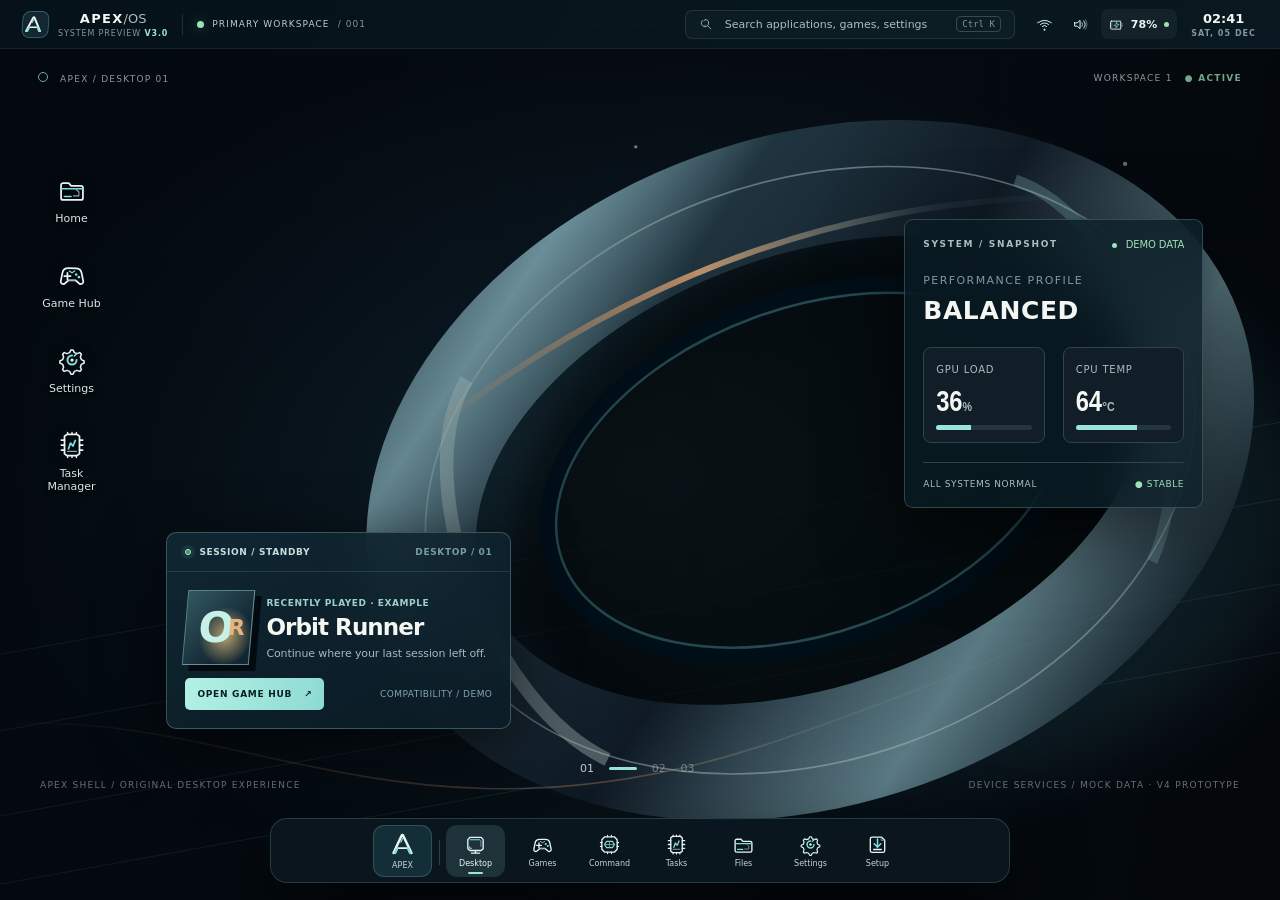
<file: index.html>
<!DOCTYPE html>

<html lang="en">
<head>
<meta charset="utf-8"/>
<meta content="width=device-width, initial-scale=1" name="viewport"/>
<meta content="dark" name="color-scheme"/>
<title>APEX OS / V4 — Apex Control + System Monitor</title>
<link href="styles.css" rel="stylesheet"/><link href="shell-v3.css" rel="stylesheet"/>
<meta content="default-src 'none'; img-src 'self' data:; style-src 'self' 'unsafe-inline'; script-src 'self'; font-src 'self'; connect-src 'none'; base-uri 'none'; form-action 'none'" http-equiv="Content-Security-Policy"/>
<link href="apex-v4.css" rel="stylesheet"/></head>
<body>
<div class="product-shell">
<header class="system-header">
<button aria-label="Open application launcher" class="apex-menu-button" id="apex-launch-button"><div class="brand"><span class="mark"><img alt="" src="icons/apex.svg"/></span><div class="brand-copy"><strong>APEX<span class="sys">/OS</span></strong><span>SYSTEM PREVIEW <b>V3.0</b></span></div></div>
</button><div class="header-divider"></div>
<div class="header-descriptor"><span class="online-dot"></span><span>PRIMARY WORKSPACE</span><span class="unit-id">/ 001</span></div>
<button aria-label="Search Apex" class="header-search" id="global-search-trigger"><img alt="" src="icons/search.svg"/><span>Search applications, games, settings</span><kbd>Ctrl K</kbd></button>
<div class="header-icons">
<button aria-label="Open quick controls" class="icon-btn" id="quick-controls-button" title="Quick controls"><img alt="" src="icons/wifi.svg"/></button>
<button aria-label="Audio settings" class="icon-btn" title="Audio"><img alt="" src="icons/volume.svg"/></button>
<button aria-label="Battery and power" class="battery-pill" data-open="battery"><img alt="" src="icons/battery-charge.svg"/><span>78%</span><i></i></button>
<button aria-label="Open calendar" class="apex-clock" id="calendar-button"><time>09:41 <small>THU / 19 NOV</small></time></button>
</div>
</header>
<main aria-live="polite" class="main" id="app-main">
<section aria-label="Apex desktop" class="screen show" id="screen-desktop">
<div class="desktop-scene"><div class="scene-glow"></div><div class="perspective-grid"></div><div class="horizon"></div><div class="scene-wordmark">A<span>PEX</span></div></div>
<div class="desktop-topline"><span><i class="crosshair"></i> APEX / DESKTOP 01</span><span>WORKSPACE 1 <b>● ACTIVE</b></span></div>
<div aria-label="Desktop shortcuts" class="desktop-workspace-icons"><button data-screen="files"><img alt="" src="icons/folder.svg"/><span>Home</span></button><button data-screen="library"><img alt="" src="icons/gamepad.svg"/><span>Game Hub</span></button><button data-screen="settings"><img alt="" src="icons/settings.svg"/><span>Settings</span></button><button data-screen="tasks"><img alt="" src="icons/cpu.svg"/><span>Task Manager</span></button></div>
<div class="desktop-content">
<div class="desktop-headline v4-desktop-session"><div class="v4-session-top"><div><span class="v4-live-led"></span> SESSION / STANDBY</div><span>DESKTOP / 01</span></div><div class="v4-session-game"><div aria-hidden="true" class="v4-session-game-art"><span>O</span><small>R</small></div><div class="v4-session-game-meta"><span>RECENTLY PLAYED · EXAMPLE</span><strong>Orbit Runner</strong><p>Continue where your last session left off.</p></div></div><div class="v4-session-actions"><button class="v4-resume" data-screen="library" type="button">OPEN GAME HUB <span>↗</span></button><span>COMPATIBILITY / DEMO</span></div></div>
<div class="float-panel glass v4-float-panel"><div class="panel-top"><div class="eyebrow">SYSTEM / SNAPSHOT</div><span class="live-dot"><b></b> DEMO DATA</span></div><div class="big-stat"><span>PERFORMANCE PROFILE</span><strong id="profile-output">BALANCED</strong></div><div class="panel-split"><div><span>GPU LOAD</span><strong>36<small>%</small></strong><div class="tiny-bar"><i style="width:36%"></i></div></div><div><span>CPU TEMP</span><strong>64<small>°C</small></strong><div class="tiny-bar"><i style="width:64%"></i></div></div></div><div class="panel-footer"><span>ALL SYSTEMS NORMAL</span><span class="green">● STABLE</span></div></div>
</div>
<div aria-label="Virtual workspaces" class="workspace-switcher"><span>01</span><b></b><span>02</span><span>03</span></div>
<div class="desktop-edge"><span>APEX SHELL / ORIGINAL DESKTOP EXPERIENCE</span><span>DEVICE SERVICES / MOCK DATA · V4 PROTOTYPE</span></div>
</section>
<section aria-label="Game library" class="screen library-screen" id="screen-library">
<div class="content-pad"><div class="eyebrow c-accent">GAMING / UNIFIED LIBRARY</div><div class="section-title"><div><h2>Enter your universe<span class="sup">/01</span></h2><p>One home for your games. Built to disappear when you hit play.</p></div><div class="counter"><span>GAMES INDEXED</span><b>024</b><small>DEMO LIBRARY</small></div></div>
<div class="lib-filter"><button class="filter active" data-filter="all">ALL GAMES <b>24</b></button><button class="filter" data-filter="steam">STEAM</button><button class="filter" data-filter="epic">EPIC / GOG</button><button class="filter" data-filter="local">LOCAL .EXE</button><div class="filter-end">SORT: RECENTLY PLAYED <span>⌄</span></div></div>
<div class="hero-game"><div class="hero-art"></div><div class="hero-content"><div class="game-overline">FEATURED / INSTALLED <i>01</i></div><div class="genre">OPEN WORLD <em>·</em> EXPLORATION <em>·</em> PC</div><h3>ORBIT<br/>RUNNER</h3><p>An original fictional title, included solely to demonstrate the game-hub experience.</p><div class="hero-buttons"><button class="button primary" id="play-demo"><span class="play-triangle">▶</span> LAUNCH DEMO</button><button class="button transparent" id="details-demo">GAME DETAILS <span>↗</span></button></div></div><div class="hero-index">01 <span>/ 06 FEATURED</span></div></div>
<div class="lib-row-head"><h3>Continue exploring</h3><span>VIEW ALL <b>→</b></span></div><div class="game-grid"><button class="game-card" data-game="VOID CIRCUIT"><div class="game-cover void"><span class="cover-mark">V/</span></div><div class="game-meta"><strong>VOID CIRCUIT</strong><small>STEAM · INSTALLED</small></div><span class="game-state">PLAY →</span></button><button class="game-card" data-game="HALO DUST"><div class="game-cover halo"><span class="cover-mark">HD</span></div><div class="game-meta"><strong>HALO DUST</strong><small>EPIC · INSTALLED</small></div><span class="game-state">PLAY →</span></button><button class="game-card" data-game="NEON REMNANT"><div class="game-cover neon"><span class="cover-mark">NR</span></div><div class="game-meta"><strong>NEON REMNANT</strong><small>LOCAL · STATUS UNKNOWN</small></div><span class="game-state">DETAILS →</span></button></div>
</div>
</section>
<section aria-label="Hardware command center" class="screen command-screen" id="screen-command">
<div class="content-pad"><div class="eyebrow c-accent">HARDWARE / DEVICE CONTROL</div><div class="section-title"><div><h2>Command Center<span class="sup">/02</span></h2><p>Real machine intelligence. Designed around what your hardware actually supports.</p></div><div class="device-ident"><span>DEVICE PROFILE</span><strong>ACER PREDATOR</strong><small>EXAMPLE / CAPABILITY-GATED</small></div></div>
<div class="command-summary"><div class="hardware-tags"><span><i class="green-dot"></i> SYSTEM HEALTHY</span><span>HYBRID GRAPHICS</span><span>EXTERNAL POWER</span></div><div class="sample-ribbon">ILLUSTRATIVE TELEMETRY · NOT CONNECTED TO HARDWARE</div></div>
<div class="command-grid"><div class="command-main"><div class="dial-row"><div class="dial-card"><div class="dial-title">PROCESSOR <span>CPU / CORE</span></div><div class="dial cpu"><div><strong>64<sup>°</sup></strong><span>CELSIUS</span></div></div><div class="dial-bottom"><span>TEMPERATURE</span><b>NORMAL</b></div></div><div class="dial-card"><div class="dial-title">GRAPHICS <span>GPU / DISCRETE</span></div><div class="dial gpu"><div><strong>58<sup>°</sup></strong><span>CELSIUS</span></div></div><div class="dial-bottom"><span>THERMAL STATE</span><b>NORMAL</b></div></div><div class="dial-card"><div class="dial-title">SYSTEM FANS <span>EC / SENSORS</span></div><div class="dial fan"><div><strong>3.2<sup>K</sup></strong><span>RPM / DEMO</span></div></div><div class="dial-bottom"><span>FAN CONTROL</span><b>MODEL-GATED</b></div></div></div>
<div class="chart-panel"><div class="chart-head"><div><span class="eyebrow">PERFORMANCE / HISTORY</span><h4>Thermal activity</h4></div><span class="time-label">LAST 60 SECONDS · DEMO</span></div><svg aria-hidden="true" preserveaspectratio="none" viewbox="0 0 760 125"><defs><lineargradient id="fadeChart" x1="0" x2="0" y1="0" y2="1"><stop stop-color="#78dbc8" stop-opacity=".28"></stop><stop offset="1" stop-color="#78dbc8" stop-opacity="0"></stop></lineargradient></defs><path d="M0 105H760M0 67H760M0 30H760" stroke="#263943" stroke-dasharray="4 7"></path><path d="M0 105L35 92 70 95 105 58 140 64 175 52 210 73 245 61 280 48 315 55 350 37 385 44 420 49 455 30 490 43 525 21 560 33 595 27 630 36 665 19 700 29 735 17 760 24 V125 H0Z" fill="url(#fadeChart)"></path><path d="M0 105L35 92 70 95 105 58 140 64 175 52 210 73 245 61 280 48 315 55 350 37 385 44 420 49 455 30 490 43 525 21 560 33 595 27 630 36 665 19 700 29 735 17 760 24" fill="none" stroke="#79D7C7" stroke-linejoin="round" stroke-width="2.5"></path></svg><div class="chart-legend"><span><b class="circle-cyan"></b> CPU TEMP</span><span><b class="circle-copper"></b> GPU TEMP</span><span>60 S</span></div></div></div>
<div class="command-side"><div class="profile-card"><div class="eyebrow">POWER / ACTIVE PROFILE</div><h4>Balanced<span>↗</span></h4><p>Adaptive performance and thermals for regular gaming.</p><div aria-label="Performance profile" class="profiles" role="group"><button class="profile" data-profile="quiet">QUIET</button><button class="profile active" data-profile="balanced">BALANCED</button><button class="profile" data-profile="performance">PERFORMANCE</button></div><div class="constraint"><span>HARDWARE PROFILE</span><b>PREVIEW ONLY</b></div></div><div class="battery-card"><div class="battery-title"><img alt="" src="icons/battery-health.svg"/><span>BATTERY SYSTEM</span><b>AC POWER</b></div><div class="battery-figures"><div><span>CHARGE</span><strong>78<small>%</small></strong></div><div><span>HEALTH</span><strong>92<small>%</small></strong></div></div><div class="battery-progress"><span style="width:78%"></span></div><div class="battery-bottom"><span>CONSERVATION LIMIT · 80%</span><button aria-label="Toggle conservation limit" aria-pressed="true" class="mini-switch on" id="charge-limit"><i></i></button></div><div class="note">Health, charge limits and fan modes are only shown when the device actually supports them.</div></div></div></div>
</div>
</section>
<section aria-label="Apex Task Manager" class="screen tasks-screen v4-app" id="screen-tasks">
<div class="content-pad v4-task-content">
<div class="v4-app-header">
<div class="v4-app-header-left"><div class="v4-eyebrow"><span class="v4-accent-dash"></span> APEX SYSTEM / 01.01  ·  PROCESS INTELLIGENCE</div>
<div class="v4-titleline"><h2 class="v4-app-title">System <em>Monitor.</em></h2><span class="v4-version">APEX / TASKS 04</span></div>
<p class="v4-header-desc">An uncompromising view of your system. Every core, every frame, every process.</p>
</div>
<div aria-label="Preview data only" class="v4-app-live"><span class="v4-live-led"></span><div><strong>DEMO TELEMETRY</strong><small>NO SYSTEM ACCESS · SAMPLE READINGS</small></div></div>
</div>
<nav aria-label="Task manager views" class="v4-module-tabs" role="tablist">
<button aria-selected="true" class="v4-tab active" data-v4-task-tab="overview" role="tab" type="button">01 <b>Overview</b></button>
<button aria-selected="false" class="v4-tab" data-v4-task-tab="processes" role="tab" type="button">02 <b>Processes</b></button>
<button aria-selected="false" class="v4-tab" data-v4-task-tab="performance" role="tab" type="button">03 <b>Performance</b></button>
<button aria-selected="false" class="v4-tab" data-v4-task-tab="startup" role="tab" type="button">04 <b>Startup</b></button>
<div class="v4-tab-end"><span class="v4-pill">○</span> REFRESH / SIMULATED</div>
</nav>
<div class="v4-task-view" data-v4-view="overview" id="v4-task-overview">
<div class="v4-task-signal-grid">
<article class="v4-signal v4-signal-featured"><div class="v4-signal-heading"><span>01 / COMPUTE</span><span>CPU / 16 LOGICAL</span></div><div class="v4-signal-number"><strong id="cpu-summary">24<small>%</small></strong><span>PROCESSOR<br/>UTILIZATION</span></div><svg aria-label="Demonstration CPU history" class="v4-spark" viewbox="0 0 310 50"><defs><lineargradient id="v4fade" x1="0" x2="0" y1="0" y2="1"><stop stop-color="#8cf3ee" stop-opacity=".28"></stop><stop offset="1" stop-color="#8cf3ee" stop-opacity="0"></stop></lineargradient></defs><path d="M0 41L15 36 28 38 46 28 60 33 77 18 93 27 106 15 125 24 144 19 163 31 180 12 196 20 211 9 230 18 247 5 261 16 278 10 294 21 310 12L310 50H0Z" fill="url(#v4fade)"></path><path d="M0 41L15 36 28 38 46 28 60 33 77 18 93 27 106 15 125 24 144 19 163 31 180 12 196 20 211 9 230 18 247 5 261 16 278 10 294 21 310 12" fill="none" stroke="#8cf3ee" stroke-linecap="round" stroke-linejoin="round" stroke-width="2.2"></path></svg><div class="v4-signal-footer"><span>8 CORES / 16 THREADS</span><span class="v4-soft-good">● NORMAL</span></div></article>
<article class="v4-signal"><div class="v4-signal-heading"><span>02 / MEMORY</span><span>DDR / RAM</span></div><div class="v4-signal-number"><strong>9.6<small>GB</small></strong><span>IN USE<br/>OF 32.0 GB</span></div><div class="v4-segment-meter"><i style="--fill:30%"></i></div><div class="v4-signal-footer"><span>22.4 GB FREE</span><span>30% UTILIZED</span></div></article>
<article class="v4-signal"><div class="v4-signal-heading"><span>03 / GRAPHICS</span><span>GPU / 01</span></div><div class="v4-signal-number"><strong>36<small>%</small></strong><span>DISCRETE GPU<br/>DEMO UTILIZATION</span></div><svg aria-label="Demonstration GPU history" class="v4-spark" viewbox="0 0 310 50"><path d="M0 40L20 41 40 34 60 29 80 39 100 18 120 20 140 12 160 27 180 20 200 7 220 19 240 12 260 17 280 6 310 14" fill="none" stroke="#dcb178" stroke-linecap="round" stroke-linejoin="round" stroke-width="2.2"></path></svg><div class="v4-signal-footer"><span>GRAPHICS PIPELINE</span><span>VULKAN TARGET</span></div></article>
<article class="v4-signal"><div class="v4-signal-heading"><span>04 / STORAGE</span><span>NVME / 01</span></div><div class="v4-signal-number"><strong>1.2<small>GB/s</small></strong><span>DISK I/O<br/>EXAMPLE</span></div><div class="v4-segment-meter copper"><i style="--fill:46%"></i></div><div class="v4-signal-footer"><span>READ / 820 MB/s</span><span>WRITE / 380 MB/s</span></div></article>
</div>
<div class="v4-process-header"><div><div class="v4-eyebrow">SYSTEM ACTIVITY / SAMPLE PROCESSES</div><h3>Active processes <span class="v4-subtle-count" id="v4-process-count-badge">08</span></h3></div><span class="v4-process-hint">SELECT A PROCESS FOR DETAIL <span aria-hidden="true">↘</span></span></div>
<div class="v4-process-workspace">
<div class="v4-process-main"><div class="tasks-toolbar v4-process-toolbar"><div class="v4-tiny-legend"><span class="v4-legend-cyan"></span> USER / SYSTEM SESSIONS</div><div class="tasks-actions"><label class="mini-search"><img alt="" src="icons/search.svg"/><input aria-label="Find a process" id="process-query" placeholder="Search processes..."/></label><select aria-label="Sort processes" id="process-sort"><option value="cpu">Sort: CPU</option><option value="memory">Sort: Memory</option><option value="name">Sort: Name</option></select><button class="button secondary danger-action" disabled="" id="end-process">END TASK</button></div></div><div class="task-table-scroll"><table class="process-table"><thead><tr><th>PROCESS / IDENTITY</th><th>STATE</th><th>CPU</th><th>RAM</th><th>DISK</th><th>GPU</th></tr></thead><tbody id="process-body"></tbody></table></div><div class="table-foot"><span id="process-count">0 processes</span><span>DATA SOURCE / SYNTHETIC FIXTURES</span></div></div>
<aside aria-live="polite" class="v4-process-inspector"><div class="v4-inspector-overline">APEX / PROCESS INSPECTOR</div><div class="v4-inspector-avatar"><img alt="" src="icons/cpu.svg"/></div><h4 id="v4-inspector-name">Select a process</h4><p id="v4-inspector-desc">Choose a row to inspect its identity and demo resource allocation.</p><div class="v4-inspector-rule"></div><div class="v4-inspector-label">SELECTED CPU / EXAMPLE</div><strong class="v4-inspector-value" id="v4-inspector-cpu">—</strong><div class="v4-inspector-label">SELECTED MEMORY / EXAMPLE</div><strong class="v4-inspector-value small" id="v4-inspector-memory">—</strong><div class="v4-inspector-rule"></div><div class="v4-inspector-advice">System processes are protected. Termination is never performed in the browser preview.</div></aside>
</div>
</div>
<div class="v4-task-view" data-v4-view="processes" hidden="" id="v4-task-processes"><div class="v4-view-caption">PROCESS TREE <span>DEMO STATE / FILTER, SORT AND SELECT</span></div><p class="v4-view-desc">Select Overview to use the full process table and inspector. This dedicated view documents the process-tree roadmap.</p><div class="v4-tree-demo"><span>▾</span> Apex session <small>8 processes · example</small><div>├─ apex-shell <small>protected</small></div><div>├─ apex-game-hub <small>running</small></div><div>├─ orbit-runner <small>demo game</small></div><div>└─ network-service <small>protected</small></div></div><button class="v4-view-action" data-v4-task-tab="overview">↖ OPEN PROCESS INSPECTOR</button></div>
<div class="v4-task-view" data-v4-view="performance" hidden="" id="v4-task-performance"><div class="v4-view-caption">PERFORMANCE ANALYZER <span>ILLUSTRATIVE 60-SECOND HISTORY</span></div><div class="v4-perf-graph"><div class="v4-perf-graph-top"><strong>GPU / COMPUTE THREADS</strong><span>100%</span></div><svg aria-label="Sample performance trace" preserveaspectratio="none" viewbox="0 0 760 240"><path d="M0 40H760M0 90H760M0 140H760M0 190H760" stroke="#38515d" stroke-dasharray="4 9"></path><path d="M0 193 30 183 65 179 90 152 120 163 150 145 190 155 210 113 246 134 280 116 315 148 343 99 370 117 402 84 438 98 470 63 503 94 538 70 560 52 601 83 645 43 674 65 715 39 760 51" fill="none" stroke="#a4ebe6" stroke-linejoin="round" stroke-width="3"></path><path d="M0 207 35 191 70 195 100 176 145 190 175 147 213 157 245 139 280 155 321 124 355 144 389 103 431 129 461 111 510 124 540 100 580 110 610 93 653 118 699 86 739 96 760 84" fill="none" stroke="#dcb178" stroke-linejoin="round" stroke-width="2.5"></path></svg><div class="v4-chart-legend"><span><i></i> CPU UTILIZATION</span><span><i class="v4-gold"></i> GPU LOAD</span><span>00:00 — 01:00 / DEMO</span></div></div><div class="v4-perf-stats"><div><span>FRAME TIME</span><strong>8.7 <small>ms</small></strong></div><div><span>GPU MEMORY</span><strong>4.2 <small>GB</small></strong></div><div><span>CONTEXT SWITCHES</span><strong>2.1 <small>K/s</small></strong></div><div><span>GPU TEMP</span><strong>58 <small>°C</small></strong></div></div><p class="v4-view-disclaimer">All figures are display fixtures. Real system performance requires first-party telemetry services.</p></div>
<div class="v4-task-view" data-v4-view="startup" hidden="" id="v4-task-startup"><div class="v4-view-caption">STARTUP MANAGEMENT <span>PREVIEW ONLY</span></div><p class="v4-view-desc">Apex startup tasks will have per-user scope, impact estimation and permission-aware toggles.</p><div class="v4-startup-list"><div><strong>Apex Game Hub</strong><small>ON SIGN-IN · SYSTEM UI</small><span class="v4-pill">ENABLED / DEMO</span></div><div><strong>Apex Update Check</strong><small>DEFERRED STARTUP</small><span class="v4-pill">PLANNED</span></div><div><strong>Third-party Applications</strong><small>USER CONTROLLED</small><span class="v4-pill">UNAVAILABLE</span></div></div></div>
<footer class="v4-task-footer"><span>◆ APEX TASK MANAGER / FIRST-PARTY UI</span><span>NOT CONNECTED TO LINUX PROCESSES · SAFE DEMO</span></footer>
</div>
</section>
<section aria-label="Apex File Manager" class="screen files-screen" id="screen-files">
<div class="content-pad files-content">
<div class="eyebrow c-accent">SYSTEM / FILE NAVIGATION</div>
<div class="section-title"><div><h2>Apex Files<span class="sup">/04</span></h2><p>Move, organize, search and inspect files without a borrowed desktop app.</p></div><div class="device-ident"><span>DATA SOURCE</span><strong>SAMPLE FILESYSTEM</strong><small>READ-ONLY DESIGN PREVIEW</small></div></div>
<div class="file-manager"><aside class="file-sidebar"><div class="sidebar-section">FAVORITES</div><button class="place active" data-place="Home"><img alt="" src="icons/folder.svg"/> Home</button><button class="place" data-place="Desktop"><img alt="" src="icons/monitor.svg"/> Desktop</button><button class="place" data-place="Downloads"><img alt="" src="icons/download.svg"/> Downloads</button><button class="place" data-place="Documents"><img alt="" src="icons/folder.svg"/> Documents</button><button class="place" data-place="Pictures"><img alt="" src="icons/screenshot.svg"/> Pictures</button><div class="sidebar-section space-top">STORAGE</div><button class="place" data-place="Internal SSD"><img alt="" src="icons/driver.svg"/> Internal SSD</button><button class="place" data-place="Games"><img alt="" src="icons/gamepad.svg"/> Game Library</button><button class="place" data-place="Trash"><img alt="" src="icons/trash.svg"/> Trash</button><div class="storage-foot"><div><b>INTERNAL STORAGE</b><span>476 GB / 1 TB</span></div><div class="capacity"><i></i></div><small>Demo values. No disk is mounted.</small></div></aside>
<div class="file-main"><div class="file-toolbar"><button aria-label="Go back" class="small-button" id="file-back">←</button><button aria-label="Go forward" class="small-button" id="file-forward">→</button><div class="breadcrumb" id="file-breadcrumb">Home <span>/</span></div><label class="mini-search files-search"><img alt="" src="icons/search.svg"/><input aria-label="Search files" id="file-query" placeholder="Search files"/></label><button aria-label="Grid view" class="small-button active" id="file-grid-toggle">▦</button><button aria-label="List view" class="small-button" id="file-list-toggle">☷</button></div>
<div class="folder-heading"><div><div class="eyebrow">CURRENT LOCATION</div><h3 id="folder-title">Home</h3><p id="folder-subtitle">Your workspace and local content</p></div><div><button class="button secondary" id="new-folder">+ NEW FOLDER</button></div></div>
<div class="files-grid" id="files-grid" role="list"></div><div class="file-footer"><span id="file-selection-status">Select an item to see details</span><span>DEMONSTRATION FILES ONLY</span></div>
</div></div>
</div>
</section>
<section aria-label="Apex Settings" class="screen settings-screen v4-app" id="screen-settings">
<div class="content-pad settings-content v4-settings-shell">
<div class="eyebrow c-accent">APEX SYSTEM / 01.02 · HARDWARE CONFIGURATION</div>
<div class="section-title"><div><h2>Control <em>Center.</em><span class="sup">/04</span></h2><p>Tuned to your machine. Everything essential, exactly where it belongs.</p></div><div class="device-ident"><span>DATA SOURCE</span><strong>LOCAL / DEMO</strong><small>CONTROLS SIMULATED · NO SYSTEM WRITE</small></div></div>
<div class="settings-layout">
<aside aria-label="Settings categories" class="settings-side"><div class="v4-side-brand"><div class="v4-side-mark">A</div><div><strong>APEX CONTROL</strong><small>SYSTEM / CONFIGURATION</small></div></div>
<label class="mini-search settings-search"><img alt="" src="icons/search.svg"/><input aria-label="Search settings" id="settings-query" placeholder="Find a setting"/></label>
<div class="sidebar-section">YOUR SYSTEM</div>
<button class="settings-nav active" data-settings="overview"><img alt="" src="icons/monitor.svg"/> Overview <span>01</span></button>
<button class="settings-nav" data-settings="personalization"><img alt="" src="icons/sun-moon.svg"/> Personalization <span>02</span></button>
<button class="settings-nav" data-settings="display"><img alt="" src="icons/brightness.svg"/> Display &amp; graphics <span>03</span></button>
<button class="settings-nav" data-settings="power"><img alt="" src="icons/battery-charge.svg"/> Power &amp; battery <span>04</span></button>
<button class="settings-nav" data-settings="network"><img alt="" src="icons/wifi.svg"/> Network &amp; Bluetooth <span>05</span></button>
<button class="settings-nav" data-settings="audio"><img alt="" src="icons/volume.svg"/> Sound &amp; microphone <span>06</span></button>
<button class="settings-nav" data-settings="input"><img alt="" src="icons/keyboard.svg"/> Input &amp; controllers <span>07</span></button>
<div class="sidebar-section space-top">CONTROL &amp; TRUST</div>
<button class="settings-nav" data-settings="gaming"><img alt="" src="icons/gamepad.svg"/> Gaming <span>08</span></button>
<button class="settings-nav" data-settings="apps"><img alt="" src="icons/store.svg"/> Apps &amp; defaults <span>09</span></button>
<button class="settings-nav" data-settings="storage"><img alt="" src="icons/driver.svg"/> Storage &amp; disks <span>10</span></button>
<button class="settings-nav" data-settings="accounts"><img alt="" src="icons/user.svg"/> Accounts &amp; sign-in <span>11</span></button>
<button class="settings-nav" data-settings="time"><img alt="" src="icons/clock.svg"/> Time &amp; language <span>12</span></button>
<button class="settings-nav" data-settings="privacy"><img alt="" src="icons/shield.svg"/> Privacy &amp; security <span>13</span></button>
<button class="settings-nav" data-settings="accessibility"><img alt="" src="icons/user.svg"/> Accessibility <span>14</span></button>
<button class="settings-nav" data-settings="developer"><img alt="" src="icons/terminal.svg"/> Developer tools <span>15</span></button>
<button class="settings-nav" data-settings="updates"><img alt="" src="icons/update.svg"/> Updates &amp; recovery <span>16</span></button>
</aside>
<div class="settings-main" id="settings-main">
<div class="settings-topbar"><span id="settings-breadcrumb">APEX / SYSTEM / OVERVIEW</span><div><span class="offline-dot"></span> PREVIEW DATA <span class="topbar-index" id="settings-category-num">01 / 11</span></div></div><div aria-label="Preview system summary" class="v4-setting-statusband"><div><span>DEVICE CLASS</span><strong>GAMING NOTEBOOK</strong></div><div><span>POWER SOURCE</span><strong><i class="v4-status-led"></i> AC · SIMULATED</strong></div><div><span>GRAPHICS</span><strong>HYBRID GPU / EXAMPLE</strong></div><div><span>PROFILE</span><strong>BALANCED / DEMO</strong></div></div>
<div aria-live="polite" id="settings-content"></div>
</div>
</div>
</div>
</section>
<section aria-label="Installation experience" class="screen installer-screen" id="screen-installer">
<div class="installer-grid"><div class="installer-cinematic"><div class="install-toplabel"><span>APEX SYSTEMS</span> <span>INSTALLATION ENVIRONMENT</span></div><div class="install-graphic"><div class="install-ring a"></div><div class="install-ring b"></div><div class="install-core"><span>A</span></div></div><div class="install-hero"><div class="eyebrow">BUILD YOUR FOUNDATION</div><h2>A new standard<br/><em>for play.</em></h2><p>Precision from first boot. A guided installation designed to respect your hardware and protect your data.</p></div><div class="install-bottomlabel">UEFI · X86_64 · GPU-AWARE LIVE SESSION</div></div>
<div class="installer-workflow"><div class="install-head"><span>APEX SETUP <b>/ V2</b></span><span><i class="online-dot"></i> LIVE ENVIRONMENT</span></div><div class="install-progress"><div class="step active" data-step="0"><span>01</span>WELCOME</div><div class="step" data-step="1"><span>02</span>STORAGE</div><div class="step" data-step="2"><span>03</span>SECURITY</div><div class="step" data-step="3"><span>04</span>REVIEW</div></div><div id="install-step-content"></div><div class="install-actionbar"><button class="button secondary" id="install-back">← BACK</button><span class="install-privacy">YOUR DATA STAYS YOURS</span><button class="button primary" id="install-next">CONTINUE →</button></div></div></div>
</section>
</main>
<footer aria-label="Apex application dock" class="bottom-dock"><div class="dock-left"><span class="focus-marker">◆</span><b>APEX</b><span class="dock-divider"></span><span>01 / 03</span></div><div class="dock-links"><button aria-label="Open Apex launcher" id="dock-apex-launcher" title="Open Apex launcher" type="button"><img alt="" src="icons/apex.svg"/><span>APEX</span></button><button data-screen="desktop" title="Desktop"><img alt="" src="icons/monitor.svg"/><span>Desktop</span></button><button data-screen="library" title="Game Hub"><img alt="" src="icons/gamepad.svg"/><span>Games</span></button><button data-screen="command" title="Command Center"><img alt="" src="icons/gpu.svg"/><span>Command</span></button><button data-screen="tasks" title="Task Manager"><img alt="" src="icons/cpu.svg"/><span>Tasks</span></button><button data-screen="files" title="Apex Files"><img alt="" src="icons/folder.svg"/><span>Files</span></button><button data-screen="settings" title="Settings"><img alt="" src="icons/settings.svg"/><span>Settings</span></button><button data-screen="installer" title="Installer"><img alt="" src="icons/download.svg"/><span>Setup</span></button></div><div class="dock-right"><span>PREVIEW MODE</span><b>APEX V3</b></div></footer>
</div>
<div class="apex-launcher-overlay" hidden="" id="apex-launcher-overlay"><div aria-label="Apex application launcher" aria-modal="false" class="apex-launcher" role="dialog"><div class="launcher-top"><span class="overline">APEX / APPLICATIONS</span><button aria-label="Close application launcher" id="launcher-dismiss">×</button></div><label class="launcher-query"><img alt="" src="icons/search.svg"/><input aria-label="Search applications" id="launcher-search" placeholder="Search apps, files, games and settings"/><kbd>ESC</kbd></label><div class="launcher-label">PINNED APPLICATIONS <span>07</span></div><div class="launcher-grid" id="launcher-grid"><button data-screen="library"><img alt="" src="icons/gamepad.svg"/><span>Game Hub</span></button><button data-screen="files"><img alt="" src="icons/folder.svg"/><span>Files</span></button><button data-screen="settings"><img alt="" src="icons/settings.svg"/><span>Settings</span></button><button data-screen="tasks"><img alt="" src="icons/cpu.svg"/><span>Task Manager</span></button><button data-screen="command"><img alt="" src="icons/gpu.svg"/><span>Command Center</span></button><button data-screen="installer"><img alt="" src="icons/download.svg"/><span>Installer</span></button><button data-screen="desktop"><img alt="" src="icons/monitor.svg"/><span>Desktop</span></button></div><div class="launcher-foot">APEX SEARCH <span>PRE-ALPHA · SAMPLE APPLICATIONS</span></div></div></div>
<div class="apex-flyout" hidden="" id="apex-flyout"><div class="flyout-top"><div><small>APEX SYSTEM</small><strong>Quick controls</strong></div><button aria-label="Close quick controls" id="flyout-close">×</button></div><div class="flyout-pills"><button class="selected" data-flyout-toggle="wifi"><img alt="" src="icons/wifi.svg"/>Wi-Fi</button><button class="selected" data-flyout-toggle="bluetooth"><img alt="" src="icons/bluetooth.svg"/>Bluetooth</button><button data-flyout-toggle="dnd"><img alt="" src="icons/dnd.svg"/>Focus</button><button data-flyout-toggle="night"><img alt="" src="icons/sun-moon.svg"/>Night light</button></div><label class="flyout-slider">BRIGHTNESS <span id="flyout-brightness-value">72%</span><input id="flyout-brightness" max="100" min="0" type="range" value="72"/></label><label class="flyout-slider">VOLUME <span id="flyout-volume-value">54%</span><input id="flyout-volume" max="100" min="0" type="range" value="54"/></label><div class="flyout-power"><img alt="" src="icons/battery-charge.svg"/><div><strong>78% · Charging</strong><small>Example data · system not connected</small></div><button data-screen="settings">↗</button></div></div>
<div class="apex-context" hidden="" id="apex-context"><button id="ctx-refresh">Refresh desktop</button><button data-screen="settings">Personalize</button><button data-screen="files">Open Files</button></div>
<div aria-live="polite" class="toast" id="toast" role="status"></div>
<div class="modal-backdrop" hidden="" id="modal"><div aria-labelledby="modal-title" aria-modal="true" class="modal-card" role="dialog"><div class="eyebrow">APEX / SYSTEM MESSAGE</div><h3 id="modal-title">Preview mode</h3><p id="modal-body"></p><button class="button primary" id="modal-close">CLOSE</button></div></div>
<script src="app.js"></script><script src="shell-v3.js"></script>
<script src="apex-v4.js"></script></body>
</html>
</file>
<file: styles.css>
:root{--bg:#0b1015;--sunken:#090e13;--panel:#121c24;--panel2:#18252e;--panel3:#1e303b;--border:#2a3e48;--text:#f0f3f3;--muted:#a7b9c1;--dim:#8299a4;--accent:#7edbd1;--copper:#e1a579;--success:#9de1b7;--danger:#ed9c94;--warning:#efc484;--shadow:0 12px 38px #0008;--line:1px solid var(--border)}*{box-sizing:border-box}html,body{height:100%;margin:0}body{background:#070c10;color:var(--text);font-family:Inter,'Segoe UI',system-ui,Arial,sans-serif;font-size:14px}button,input,select{font:inherit}button{cursor:pointer}button:focus-visible,input:focus-visible,select:focus-visible{outline:2px solid var(--accent);outline-offset:3px}button:disabled{cursor:not-allowed;opacity:.48}button,select,input{transition:background .18s,border-color .18s,color .18s}h1,h2,h3,h4,p{margin:0}h2{letter-spacing:-.055em}a{color:var(--accent)}img{display:inline-block;object-fit:contain}button img{width:20px;height:20px}em{font-style:normal}.product-shell{display:grid;grid-template-columns:78px minmax(0,1fr);grid-template-rows:72px minmax(0,1fr) 69px;height:100vh;min-height:630px;background:radial-gradient(ellipse at 88% 5%,#203b45 0,transparent 46%),#0a1015;overflow:hidden}.system-header{grid-column:1/3;background:#101920ea;display:flex;gap:25px;align-items:center;border-bottom:var(--line);padding:0 26px;z-index:5}.brand{display:flex;gap:13px;align-items:center;min-width:181px}.mark{display:grid;place-items:center;position:relative;width:36px;height:36px;border:2px solid var(--accent);border-radius:9px;color:var(--accent);font-size:26px;font-weight:900;letter-spacing:-.14em;padding-right:4px;transform:skew(-4deg)}.mark-cut{position:absolute;top:8px;right:-4px;background:var(--bg);width:8px;height:10px}.brand-copy{display:flex;flex-direction:column;gap:3px}.brand-copy strong{letter-spacing:.16em;font-size:19px}.brand-copy .sys{font-weight:500;color:var(--muted);letter-spacing:0}.brand-copy>span{font-size:9px;letter-spacing:.11em;color:var(--dim)}.brand-copy b{color:var(--accent)}.header-divider{height:34px;width:1px;background:var(--border)}.header-descriptor{font-size:10px;letter-spacing:.12em;display:flex;align-items:center;gap:11px;color:var(--muted);white-space:nowrap}.online-dot,.green-dot{width:7px;height:7px;display:inline-block;border-radius:50%;background:var(--success);box-shadow:0 0 12px #70ecb855}.unit-id{color:var(--dim)}.header-search{display:flex;gap:12px;align-items:center;color:var(--muted);border:1px solid #364d58;background:#14212a;border-radius:8px;height:39px;padding:0 13px;margin-left:auto;min-width:190px;width:min(390px,30vw);font-size:12px;white-space:nowrap}.header-search img{width:16px;opacity:.8}.header-search kbd{margin-left:auto;padding:4px 7px;color:var(--dim);border:1px solid #394750;border-radius:4px;font-size:10px}.header-icons{display:flex;align-items:center;gap:12px}.icon-btn,.battery-pill,.rail-btn,.dock-links button{background:transparent;border:0;color:var(--text)}.icon-btn{padding:8px;display:grid;place-items:center;border-radius:7px}.icon-btn:hover{background:#263945}.battery-pill{display:flex;gap:7px;align-items:center;border:1px solid #3f5b61;border-radius:7px;padding:7px 9px;font-size:13px;font-weight:650}.battery-pill img{width:18px;height:18px}.battery-pill i{height:5px;width:5px;background:var(--success);border-radius:50%}.header-icons time{font-size:15px;font-weight:700;white-space:nowrap;text-align:right;font-variant-numeric:tabular-nums}.header-icons time small{display:block;color:var(--dim);font-size:8px;letter-spacing:.13em;margin-top:4px}.rail{grid-column:1;grid-row:2;background:#0b131a;border-right:var(--line);display:flex;flex-direction:column;justify-content:space-between;padding:18px 11px;z-index:3}.rail-top,.rail-bottom{display:flex;flex-direction:column;align-items:center;gap:10px}.rail-caption{font-size:9px;letter-spacing:.14em;color:#7896a5;margin-bottom:7px}.rail-btn{width:49px;height:48px;border-radius:10px;display:grid;place-items:center;position:relative;border:1px solid transparent}.rail-btn:hover{background:#1a2b36}.rail-btn.active{background:#1b343d;border-color:#466f76}.rail-btn.active .rail-line{position:absolute;left:-12px;height:24px;width:3px;background:var(--accent);border-radius:2px}.rail-btn img{width:23px;height:23px}.rail-btn.power{background:#1f222b}.main{grid-row:2;grid-column:2;overflow:hidden;position:relative}.screen{display:none;height:100%;overflow:auto;scrollbar-color:#35535d #101921}.screen.show{display:block}.eyebrow{font-size:10px;font-weight:750;letter-spacing:.19em;color:var(--muted);line-height:1.5}.c-accent{color:var(--accent)}.sup{vertical-align:super;color:var(--accent);font-size:12px;margin-left:8px;letter-spacing:0}.button{padding:13px 18px;border-radius:7px;letter-spacing:.08em;font-size:11px;font-weight:800;min-height:42px;border:1px solid #41515a;display:inline-flex;align-items:center;justify-content:center;gap:12px}.button.primary{background:var(--accent);border-color:var(--accent);color:#071219}.button.primary:hover{background:#a5f5eb}.button.secondary{background:#1b2831;color:var(--text)}.button.secondary:hover,.button.transparent:hover{background:#263943}.button.transparent{color:var(--text);background:transparent;border-color:#57656b}.button span:last-child{font-size:15px}.bottom-dock{grid-row:3;grid-column:1/3;background:#0f1920;border-top:var(--line);display:flex;align-items:center;justify-content:space-between;gap:15px;padding:0 26px;font-size:10px;letter-spacing:.11em;z-index:4}.dock-left{display:flex;align-items:center;gap:11px;white-space:nowrap;color:var(--muted)}.dock-left b,.dock-right b{color:var(--text)}.focus-marker{color:var(--accent);font-size:18px}.dock-divider{width:1px;height:25px;background:var(--border)}.dock-links{display:flex;gap:4px;overflow-x:auto}.dock-links button{font-size:10px;letter-spacing:.05em;white-space:nowrap;padding:10px;border-radius:6px;color:var(--muted)}.dock-links button:hover,.dock-links button.active{color:var(--accent);background:#1a3038}.dock-right{display:flex;gap:14px;white-space:nowrap;color:var(--dim)}.content-pad{padding:37px clamp(24px,4vw,62px) 43px;max-width:1700px;margin:auto}.section-title{display:flex;align-items:center;justify-content:space-between;gap:22px;margin:12px 0 26px}.section-title h2{font-size:clamp(30px,3.2vw,48px);font-weight:740;line-height:1.08}.section-title p{margin-top:12px;color:var(--muted);line-height:1.6;font-size:13px}.device-ident,.counter{text-align:right;border-left:2px solid var(--accent);padding-left:19px;display:flex;flex-direction:column;gap:5px;flex-shrink:0}.device-ident span,.counter span{font-size:10px;color:var(--dim);letter-spacing:.12em}.device-ident strong{font-size:14px;letter-spacing:.07em}.device-ident small,.counter small{font-size:9px;letter-spacing:.07em;color:var(--copper)}.counter b{font-size:31px;font-variant-numeric:tabular-nums}.desktop-scene{position:absolute;inset:0;overflow:hidden;z-index:0;background:radial-gradient(ellipse at 67% 43%,#23414f 0%,#142936 32%,#101b25 51%,#071017 100%)}.scene-glow{position:absolute;width:700px;height:700px;left:43%;top:-15%;border:1px solid #598a8c42;border-radius:50%;box-shadow:0 0 0 85px #4f858412,0 0 0 175px #4f85840d,0 0 0 270px #4f858405}.perspective-grid{position:absolute;inset:38% -30% -35%;background:linear-gradient(90deg,#426c7440 1px,transparent 1px) 0 0/92px 100%,linear-gradient(0deg,#426c7440 1px,transparent 1px) 0 0/100% 72px;transform:perspective(440px) rotateX(59deg);mask-image:linear-gradient(transparent,#000 50%)}.horizon{position:absolute;left:35%;right:0;top:45%;border-top:1px solid #638b9240;box-shadow:0 0 90px 7px #6cb2b234}.scene-wordmark{position:absolute;font-size:clamp(160px,24vw,460px);font-weight:900;line-height:1;letter-spacing:-.115em;left:31%;top:9%;color:#c5e6e808;transform:skew(-12deg)}.scene-wordmark span{color:#c5e6e80d}.desktop-topline,.desktop-edge{position:relative;z-index:1;display:flex;justify-content:space-between;align-items:center;padding:22px 38px;font-size:10px;letter-spacing:.14em;color:#bdcdd1}.desktop-topline em{color:var(--accent)}.desktop-topline b{color:var(--success);margin-left:8px}.crosshair{width:10px;height:10px;display:inline-block;border:1px solid var(--accent);border-radius:50%;margin-right:8px}.desktop-content{z-index:1;position:relative;display:grid;grid-template-columns:minmax(0,1.2fr) minmax(340px,.8fr);align-items:center;gap:30px;min-height:calc(100% - 140px);padding:20px clamp(35px,5vw,75px)}.desktop-headline h1{font-size:clamp(45px,5.9vw,91px);letter-spacing:-.07em;line-height:1.035;font-weight:760;margin:17px 0 20px}.desktop-headline h1 span{color:var(--accent)}.desktop-headline p{max-width:400px;line-height:1.7;color:#b7c8ce;font-size:16px}.desktop-actions{display:flex;gap:13px;flex-wrap:wrap;margin-top:31px}.glass{background:linear-gradient(140deg,#20313bd9,#111c25ed);backdrop-filter:blur(16px);border:1px solid #64818a5e;box-shadow:var(--shadow)}.float-panel{border-radius:14px;padding:25px;max-width:440px;justify-self:end;width:100%}.panel-top,.panel-footer{display:flex;justify-content:space-between;gap:10px;align-items:center}.live-dot{color:var(--success);font-size:10px}.live-dot b{width:5px;height:5px;display:inline-block;border-radius:50%;background:var(--success);margin-right:6px}.big-stat{margin:37px 0}.big-stat span{display:block;color:var(--dim);font-size:11px;letter-spacing:.13em}.big-stat strong{font-size:36px;letter-spacing:-.04em;display:block;margin-top:9px}.panel-split{display:grid;grid-template-columns:1fr 1fr;gap:18px}.panel-split>div{background:#111d27;border:1px solid var(--border);padding:16px;border-radius:8px}.panel-split>div>span,.dial-bottom span{font-size:10px;color:var(--muted);letter-spacing:.08em}.panel-split strong{display:block;font-size:31px;margin:10px 0}.panel-split small{font-size:13px;color:var(--muted)}.tiny-bar,.meter,.battery-progress,.capacity{background:#233641;height:5px;border-radius:5px;overflow:hidden}.tiny-bar i,.meter i,.battery-progress span,.capacity i{display:block;height:100%;background:var(--accent)}.panel-footer{border-top:1px solid var(--border);margin-top:19px;padding-top:16px;font-size:10px;color:var(--muted);letter-spacing:.07em}.green{color:var(--success)}.desktop-edge{font-size:9px;padding-bottom:19px}.lib-filter{display:flex;align-items:center;gap:8px;flex-wrap:wrap;margin-bottom:22px}.filter{font-size:11px;letter-spacing:.05em;color:var(--muted);background:#17232c;border:1px solid #304754;padding:12px 14px;border-radius:6px;font-weight:750}.filter.active{color:#07191c;background:var(--accent);border-color:var(--accent)}.filter b{margin-left:6px}.filter-end{margin-left:auto;color:var(--dim);font-size:10px;letter-spacing:.07em}.hero-game{height:315px;position:relative;border:1px solid #42616b;border-radius:12px;overflow:hidden;background:linear-gradient(105deg,#142630 1%,#203a44d9 43%,#09202d99 100%),radial-gradient(circle at 73% 45%,#db9464a3,transparent 25%),#192d38}.hero-art{position:absolute;right:-7%;top:-29%;width:57%;height:164%;background:radial-gradient(ellipse at 65% 56%,#ffbe8b64 0,transparent 33%),repeating-conic-gradient(from 13deg at 48% 56%,#83d3cf17 0 15deg,transparent 16deg 30deg);transform:rotate(-18deg);border-radius:50%;box-shadow:inset 0 0 0 45px #8cc6c310,inset 0 0 0 70px #8cc6c308}.hero-content{position:relative;padding:27px 36px;max-width:570px;z-index:1}.game-overline{font-size:10px;letter-spacing:.17em;color:var(--accent)}.game-overline i{color:var(--copper);font-style:normal}.genre{font-size:10px;letter-spacing:.13em;color:var(--muted);margin-top:29px}.genre em{color:var(--copper);margin:0 7px}.hero-content h3{font-size:clamp(46px,5vw,75px);line-height:.88;letter-spacing:-.075em;margin:9px 0 13px;font-weight:850}.hero-content p{font-size:12px;color:var(--muted);line-height:1.55;max-width:420px}.hero-buttons{margin-top:15px;display:flex;gap:9px}.hero-index{position:absolute;right:30px;bottom:24px;font-size:27px;font-weight:750}.hero-index span{font-size:10px;color:var(--muted)}.lib-row-head{display:flex;justify-content:space-between;align-items:center;margin:25px 0 14px}.lib-row-head h3{font-size:22px;letter-spacing:-.03em}.lib-row-head span{font-size:10px;color:var(--accent);letter-spacing:.1em}.game-grid{display:grid;grid-template-columns:repeat(3,1fr);gap:14px}.game-card{background:#15232b;border:1px solid #35505a;border-radius:9px;color:var(--text);padding:0;overflow:hidden;text-align:left;position:relative}.game-card:hover{border-color:var(--accent);transform:translateY(-2px)}.game-cover{height:118px;display:grid;place-items:center;overflow:hidden;background:linear-gradient(130deg,#133346,#497279)}.game-cover.void{background:radial-gradient(circle at 44% 40%,#4e9aab,#142835 68%)}.game-cover.halo{background:linear-gradient(145deg,#b07d5e,#472b38 48%,#152f39)}.game-cover.neon{background:radial-gradient(circle at 50% 50%,#8b738f,#1c1f3c 59%)}.cover-mark{font-size:64px;letter-spacing:-.12em;font-weight:800;color:#ffffff6e}.game-meta{padding:14px 16px 17px;display:flex;flex-direction:column;gap:5px}.game-meta strong{font-size:15px}.game-meta small{font-size:10px;color:var(--muted);letter-spacing:.09em}.game-state{position:absolute;right:15px;bottom:19px;font-size:10px;color:var(--accent)}.command-summary{background:#18262f;border:1px solid var(--border);padding:13px 18px;display:flex;align-items:center;justify-content:space-between;gap:12px;margin-bottom:17px;border-radius:8px}.hardware-tags{display:flex;flex-wrap:wrap;gap:16px;font-size:10px;color:var(--muted);letter-spacing:.08em}.hardware-tags span{white-space:nowrap}.sample-ribbon{color:var(--copper);font-size:10px;letter-spacing:.06em}.command-grid{display:grid;grid-template-columns:minmax(0,1fr) 320px;gap:17px}.dial-row{display:grid;grid-template-columns:repeat(3,minmax(0,1fr));gap:12px}.dial-card,.chart-panel,.profile-card,.battery-card,.tasks-metric,.tasks-table-wrap,.file-manager{background:#16242d;border:1px solid #34515c;border-radius:10px}.dial-card{padding:14px}.dial-title{font-size:11px;font-weight:750;letter-spacing:.07em}.dial-title span{display:block;font-size:9px;color:var(--dim);margin-top:4px}.dial{width:min(125px,100%);aspect-ratio:1;margin:15px auto;border-radius:50%;display:grid;place-items:center;background:conic-gradient(var(--accent) 0 230deg,#203541 231deg 360deg);position:relative}.dial.gpu{background:conic-gradient(var(--copper) 0 209deg,#203541 210deg 360deg)}.dial.fan{background:conic-gradient(#b4bdd3 0 268deg,#203541 269deg 360deg)}.dial:before{content:"";position:absolute;inset:9px;border-radius:50%;background:#16242d}.dial>div{position:relative;text-align:center}.dial strong{font-size:39px;letter-spacing:-.06em}.dial sup{font-size:18px}.dial>div>span{display:block;font-size:9px;color:var(--dim);letter-spacing:.12em}.dial-bottom{display:flex;justify-content:space-between;gap:8px;border-top:1px solid var(--border);padding-top:12px}.dial-bottom b{color:var(--success);font-size:9px}.chart-panel{padding:20px 23px;margin-top:15px}.chart-head{display:flex;justify-content:space-between;align-items:center}.chart-head h4{font-size:18px;margin-top:5px}.time-label{font-size:9px;color:var(--dim)}.chart-panel svg{width:100%;height:95px;margin-top:12px}.chart-legend{display:flex;justify-content:space-between;font-size:10px;color:var(--muted)}.circle-cyan,.circle-copper{display:inline-block;height:7px;width:7px;border-radius:50%;background:var(--accent)}.circle-copper{background:var(--copper)}.command-side{display:flex;flex-direction:column;gap:16px}.profile-card,.battery-card{padding:22px}.profile-card h4{font-size:27px;margin:9px 0}.profile-card h4 span{color:var(--accent);margin-left:8px}.profile-card p{font-size:12px;color:var(--muted);line-height:1.6}.profiles{display:flex;gap:5px;margin:19px 0}.profile{flex:1;background:#20313b;color:var(--muted);border:1px solid #3a515c;padding:11px 3px;border-radius:5px;font-size:9px;font-weight:750}.profile.active{background:var(--accent);border-color:var(--accent);color:#0c1b20}.constraint{font-size:9px;display:flex;justify-content:space-between;color:var(--dim)}.constraint b{color:var(--copper)}.battery-title,.battery-bottom{display:flex;align-items:center;justify-content:space-between;gap:8px;font-size:11px;letter-spacing:.05em}.battery-title img{width:19px}.battery-title b{color:var(--success);font-size:10px}.battery-figures{display:grid;grid-template-columns:1fr 1fr;margin:16px 0}.battery-figures>div>span{display:block;font-size:10px;color:var(--muted)}.battery-figures strong{font-size:37px}.battery-figures small{font-size:16px;color:var(--muted)}.battery-bottom{margin-top:18px}.mini-switch{height:22px;width:39px;border-radius:20px;background:#34444b;border:1px solid #637580;padding:2px}.mini-switch i{display:block;height:16px;width:16px;background:#d2e4e7;border-radius:50%}.mini-switch.on{background:#266d6c;border-color:#78dfd2}.mini-switch.on i{margin-left:auto}.note{font-size:10px;color:var(--dim);line-height:1.55;margin-top:11px}.tasks-metrics{display:grid;grid-template-columns:repeat(4,minmax(0,1fr));gap:12px}.tasks-metric{padding:15px;min-height:149px}.tasks-metric>span{display:flex;justify-content:space-between;font-size:10px;letter-spacing:.08em;font-weight:750}.tasks-metric em{color:var(--accent)}.tasks-metric>strong{font-size:31px;display:block;letter-spacing:-.05em;margin:12px 0}.tasks-metric small{font-size:12px;color:var(--muted);letter-spacing:0}.tasks-metric svg{height:31px;width:100%;fill:none;stroke:var(--accent);stroke-width:2}.tasks-metric>div:last-child{font-size:11px;color:var(--dim);margin-top:9px}.tasks-metric .meter{margin:22px 0 15px}.tasks-table-wrap{margin-top:17px;overflow:hidden}.tasks-toolbar{display:flex;justify-content:space-between;align-items:center;padding:21px;gap:18px}.tasks-toolbar h3{font-size:22px}.tasks-toolbar p{font-size:11px;color:var(--dim);margin-top:5px}.tasks-actions{display:flex;gap:9px;align-items:center;flex-wrap:wrap}.mini-search{display:flex;align-items:center;gap:8px;background:#111b23;border:1px solid #38505c;border-radius:7px;padding:0 10px;height:39px}.mini-search img{width:16px;height:16px}.mini-search input{border:0;background:none;outline:none;color:var(--text);width:163px;min-width:0}.mini-search input::placeholder{color:var(--dim)}select{background:#14212b;border:1px solid #39515e;color:var(--text);border-radius:7px;padding:10px;font-size:12px}.danger-action{border-color:#7c4f53!important;color:#f3bdbd!important}.task-table-scroll{max-height:295px;overflow:auto}.process-table{width:100%;border-collapse:collapse;text-align:left;font-size:12px}.process-table thead{position:sticky;top:0;background:#20313a;color:var(--dim);font-size:10px;letter-spacing:.06em}.process-table th,.process-table td{padding:13px 17px;border-top:1px solid #30404a}.process-table tbody tr{cursor:pointer}.process-table tbody tr:hover{background:#203440}.process-table tbody tr.selected{background:#254750}.process-table th:not(:first-child),.process-table td:not(:first-child){text-align:right}.process-name{font-weight:680}.process-sub{font-size:10px;color:var(--dim);display:block;margin-top:3px}.table-foot,.file-footer{display:flex;justify-content:space-between;padding:13px 21px;border-top:var(--line);font-size:10px;color:var(--dim)}.tasks-bottom{display:flex;gap:20px;align-items:center;justify-content:flex-end;margin-top:16px}.tasks-bottom>div{margin-right:auto;font-size:10px;color:var(--muted);display:flex;align-items:center;gap:8px}.tasks-bottom button{border:0;background:none;font-size:11px;color:var(--accent);letter-spacing:.05em}.file-manager{display:grid;grid-template-columns:230px minmax(0,1fr);min-height:470px;overflow:hidden}.file-sidebar{background:#101e27;border-right:var(--line);padding:16px;display:flex;flex-direction:column}.sidebar-section{color:var(--dim);font-size:10px;letter-spacing:.12em;margin:11px 8px 12px}.sidebar-section.space-top{margin-top:20px}.place,.settings-nav{display:flex;align-items:center;gap:12px;border:0;color:var(--muted);background:transparent;text-align:left;padding:12px;border-radius:7px;font-size:13px}.place:hover,.settings-nav:hover{background:#233a43}.place.active,.settings-nav.active{color:var(--accent);background:#203840}.place img,.settings-nav img{width:18px;height:18px}.storage-foot{margin-top:auto;padding:18px 6px 4px;font-size:10px}.storage-foot div:first-child{display:flex;justify-content:space-between;gap:8px}.storage-foot b{color:var(--muted)}.storage-foot span{color:var(--text)}.storage-foot .capacity{margin:11px 0}.capacity i{width:48%}.storage-foot small{color:var(--dim);line-height:1.45}.file-main{min-width:0;display:flex;flex-direction:column}.file-toolbar{display:flex;align-items:center;gap:8px;padding:13px 17px;border-bottom:var(--line)}.small-button{background:#192a33;border:1px solid #38505c;color:var(--text);border-radius:6px;width:34px;height:34px;flex-shrink:0}.small-button.active{background:#26505a;color:var(--accent)}.breadcrumb{color:var(--muted);font-size:12px;flex:1;min-width:85px}.breadcrumb span{color:var(--accent)}.files-search input{width:125px}.folder-heading{display:flex;justify-content:space-between;align-items:center;padding:23px 23px 13px;gap:15px}.folder-heading h3{font-size:29px;letter-spacing:-.04em;margin:5px 0}.folder-heading p{color:var(--muted);font-size:12px}.files-grid{padding:14px 24px;display:grid;grid-template-columns:repeat(auto-fill,minmax(128px,1fr));gap:14px;align-content:start;flex:1;max-height:365px;overflow:auto}.file-tile{background:#1b2b34;border:1px solid #39545e;color:var(--text);border-radius:9px;padding:16px 10px;min-height:136px;display:flex;align-items:center;justify-content:center;flex-direction:column;gap:12px;text-align:center}.file-tile:hover,.file-tile.selected{border-color:var(--accent);background:#23404a}.file-tile img{width:37px;height:37px}.file-tile strong{font-size:12px;word-break:break-word}.file-tile small{font-size:10px;color:var(--dim)}.files-grid.list{grid-template-columns:1fr;gap:5px}.files-grid.list .file-tile{min-height:51px;display:grid;grid-template-columns:37px 1fr 120px;text-align:left;padding:5px 15px}.files-grid.list .file-tile img{width:26px;height:26px}.files-grid.list .file-tile strong{text-align:left}.installer-grid{min-height:100%;display:grid;grid-template-columns:46% 54%;background:#111b22}.installer-cinematic{position:relative;min-height:620px;padding:35px;overflow:hidden;background:radial-gradient(ellipse at 49% 48%,#315662 0,#1b3743 28%,#101f28 49%,#0b1119 90%);display:flex;flex-direction:column;justify-content:space-between}.install-toplabel,.install-bottomlabel{position:relative;z-index:1;display:flex;justify-content:space-between;gap:10px;color:#c3d2d5;font-size:10px;letter-spacing:.12em}.install-graphic{width:360px;height:360px;position:absolute;top:15%;left:50%;transform:translateX(-50%);display:grid;place-items:center}.install-ring{position:absolute;border:1px solid #6ad6cb80;border-radius:50%;width:100%;height:100%;box-shadow:0 0 60px #69d0d022}.install-ring.b{width:265px;height:265px;border:5px solid #76e0d09f;border-left-color:transparent;border-bottom-color:transparent;transform:rotate(31deg)}.install-core{width:168px;height:168px;border:1px solid #84d8d5;background:#101e2aaa;display:grid;place-items:center;box-shadow:0 0 100px #55cfca4d}.install-core span{font-size:110px;font-weight:900;color:var(--accent);letter-spacing:-.12em;padding-right:15px}.install-hero{position:relative;z-index:1;margin-top:auto;margin-bottom:55px}.install-hero h2{font-size:clamp(43px,4vw,72px);line-height:1;letter-spacing:-.07em;margin:12px 0 14px}.install-hero em{color:var(--accent)}.install-hero p{font-size:14px;color:var(--muted);line-height:1.6;max-width:435px}.installer-workflow{padding:38px 38px 30px;display:flex;flex-direction:column;min-width:0}.install-head{display:flex;justify-content:space-between;align-items:center;font-size:11px;letter-spacing:.12em;font-weight:780;color:var(--text)}.install-head b{color:var(--accent)}.install-head>span:last-child{font-size:10px;color:var(--muted);display:flex;align-items:center;gap:9px}.install-progress{display:flex;gap:3px;margin:45px 0 31px}.step{flex:1;border-top:2px solid #3a4b54;color:var(--dim);padding:13px 1px;font-size:9px;letter-spacing:.09em}.step span{display:inline-block;margin-right:7px}.step.active,.step.done{border-color:var(--accent);color:var(--text)}#install-step-content{flex:1;min-height:290px}.install-kicker{font-size:11px;color:var(--accent);letter-spacing:.13em;font-weight:750}.install-title{font-size:clamp(29px,3vw,46px);line-height:1.08;letter-spacing:-.055em;margin:13px 0}.install-desc{font-size:13px;color:var(--muted);line-height:1.65;max-width:530px}.install-choice{display:block;text-align:left;width:100%;border:1px solid #35505d;background:#1a2a33;color:var(--text);padding:17px 19px;border-radius:9px;margin-top:13px}.install-choice.selected{border-color:var(--accent);background:#1a373e}.install-choice strong{display:block;font-size:16px}.install-choice small{display:block;color:var(--muted);margin-top:6px;line-height:1.45}.install-choice:focus-visible{outline:2px solid var(--accent)}.install-field{display:grid;gap:7px;margin:18px 0}.install-field label{color:var(--muted);font-size:12px}.install-field input{width:100%;padding:13px;background:#111f28;color:var(--text);border:1px solid #42606b;border-radius:8px}.install-actionbar{border-top:var(--line);padding-top:18px;display:flex;align-items:center;justify-content:space-between;gap:12px}.install-privacy{font-size:10px;color:var(--dim);letter-spacing:.07em}.notice{background:#28312a;border-left:3px solid var(--warning);padding:13px 16px;color:#e0cda8;font-size:12px;line-height:1.6;margin:17px 0}.toast{position:fixed;right:20px;bottom:92px;background:#193039;border:1px solid #4b8083;box-shadow:var(--shadow);border-radius:10px;color:var(--text);padding:15px 20px;z-index:30;min-width:230px;max-width:380px;font-size:13px;display:none}.toast.show{display:block}.modal-backdrop{position:fixed;inset:0;z-index:40;background:#000b;display:grid;place-items:center;padding:20px}.modal-backdrop[hidden]{display:none}.modal-card{background:#182630;border:1px solid #55737c;border-radius:14px;max-width:490px;width:100%;box-shadow:var(--shadow);padding:30px}.modal-card h3{font-size:31px;margin:12px 0;letter-spacing:-.04em}.modal-card p{color:var(--muted);line-height:1.65;white-space:pre-line;margin-bottom:25px}.modal-card button{float:right}
/* Settings: full first-party information architecture */
.settings-layout{display:grid;grid-template-columns:260px minmax(0,1fr);min-height:530px;background:#121e26;border:1px solid #35515b;border-radius:12px;overflow:hidden}.settings-side{padding:18px 13px;background:#101c25;border-right:var(--line);overflow:auto}.settings-side .settings-search{width:100%;margin-bottom:16px}.settings-search input{width:100%}.settings-nav{width:100%;font-size:12px;padding:11px 12px;gap:10px;min-height:41px}.settings-nav span{margin-left:auto;color:#78929e;font-size:10px}.settings-nav.active span{color:var(--accent)}.settings-main{min-width:0;overflow:auto;max-height:min(65vh,730px)}.settings-topbar{height:50px;border-bottom:var(--line);display:flex;justify-content:space-between;align-items:center;padding:0 26px;color:var(--dim);font-size:10px;font-weight:740;letter-spacing:.1em;background:#162630;gap:10px}.settings-topbar>div{white-space:nowrap}.offline-dot{display:inline-block;border:1px solid var(--copper);height:7px;width:7px;border-radius:50%;margin-right:6px}.topbar-index{color:var(--accent);margin-left:13px}.settings-body{padding:24px 28px 32px}.settings-intro{display:flex;gap:16px;align-items:flex-start;justify-content:space-between;margin-bottom:22px}.settings-intro h3{font-size:31px;letter-spacing:-.055em;margin:5px 0}.settings-intro p{color:var(--muted);font-size:13px;line-height:1.65;max-width:550px}.settings-cap{font-size:10px;color:var(--copper);letter-spacing:.07em;border:1px solid #805e4b;background:#342b27;padding:8px;border-radius:6px;white-space:nowrap}.setting-panels{display:grid;grid-template-columns:1.1fr .9fr;gap:13px}.setting-panel{border:1px solid #35525c;background:#182832;border-radius:10px;padding:19px;min-width:0}.setting-panel.accent{background:linear-gradient(130deg,#203b43,#17262e)}.setting-panel h4{font-size:18px;letter-spacing:-.02em;margin:0 0 13px}.setting-panel p{font-size:12px;color:var(--muted);line-height:1.6;margin-bottom:13px}.setting-label{color:var(--dim);font-size:10px;letter-spacing:.1em;font-weight:750;margin-bottom:8px}.setting-value{font-size:36px;font-weight:780;letter-spacing:-.055em;margin-bottom:4px}.setting-value small{font-size:16px;color:var(--muted);font-weight:500}.setting-progress{height:7px;background:#263f47;border-radius:10px;overflow:hidden;margin:19px 0 13px}.setting-progress>span{display:block;height:100%;background:linear-gradient(90deg,#6cc5bc,#b0e6d7)}.setting-foot{font-size:11px;color:var(--muted);display:flex;justify-content:space-between}.setting-row{border-top:1px solid #334650;padding:15px 0;display:flex;justify-content:space-between;align-items:center;gap:15px}.setting-row:first-of-type{border-top:0}.setting-row strong{font-size:13px;font-weight:650;display:block}.setting-row small{font-size:11px;color:var(--muted);display:block;line-height:1.5;margin-top:5px;max-width:420px}.setting-control{border:1px solid #42616d;background:#21333e;color:var(--text);border-radius:6px;padding:9px;min-width:98px;font-size:12px}.setting-range{width:180px;accent-color:var(--accent)}.settings-toggle{position:relative;border:1px solid #566f79;background:#34454e;width:43px;height:25px;border-radius:20px;flex-shrink:0}.settings-toggle:after{content:"";position:absolute;width:17px;height:17px;top:3px;left:3px;border-radius:50%;background:#d1e1e5;transition:transform .18s}.settings-toggle[aria-pressed="true"]{background:#327c7b;border-color:#7be5d7}.settings-toggle[aria-pressed="true"]:after{transform:translateX(18px)}.settings-toggle:disabled{opacity:.36}.settings-actions{display:flex;justify-content:space-between;align-items:center;flex-wrap:wrap;gap:10px;margin-top:19px}.settings-actions small{color:var(--dim);font-size:11px}.setting-highlight{padding:14px;background:#263a3e;border-left:2px solid var(--accent);font-size:12px;color:var(--muted);line-height:1.6;border-radius:4px;margin:16px 0}.setting-highlight.warning{border-color:var(--warning);background:#332c27}.setting-search-empty{padding:60px;text-align:center;color:var(--muted)}.setting-row:has(:disabled) small{color:#85959e}.detail-chip{display:inline-block;padding:5px 8px;border-radius:5px;border:1px solid #45636d;color:var(--accent);font-size:10px;letter-spacing:.07em;margin:5px 5px 0 0}.mono{font-family:ui-monospace,Consolas,monospace;font-size:12px}.full{grid-column:1/-1}
@media(max-width:1250px){.header-descriptor,.header-divider,.dock-right{display:none}.command-grid{grid-template-columns:1fr}.command-side{display:grid;grid-template-columns:1fr 1fr}.tasks-toolbar{flex-direction:column;align-items:stretch}.desktop-content{grid-template-columns:1fr 370px}.header-search{width:30vw}.game-grid{gap:8px}.tasks-metrics{grid-template-columns:repeat(2,1fr)}}
@media(max-width:900px){.system-header{gap:12px;padding:0 14px}.brand{min-width:140px}.brand-copy strong{font-size:16px}.header-search{display:none}.product-shell{grid-template-columns:57px minmax(0,1fr)}.rail{padding:16px 5px}.rail-btn{width:42px;height:41px}.rail-btn img{width:19px;height:19px}.dock-left{display:none}.bottom-dock{justify-content:center;padding:0 12px}.dock-links button{padding:8px 6px;font-size:9px}.desktop-content{grid-template-columns:1fr}.float-panel{display:none}.desktop-headline h1{font-size:56px}.game-grid{grid-template-columns:repeat(2,1fr)}.hero-game{height:340px}.installer-grid{grid-template-columns:1fr}.installer-cinematic{min-height:190px;padding:24px}.install-graphic{display:none}.install-hero{margin:10px 0}.install-hero h2{font-size:37px}.install-hero p{display:none}.installer-workflow{padding:23px}.settings-layout{grid-template-columns:180px minmax(0,1fr)}.settings-nav{font-size:11px}.settings-nav span{display:none}.setting-panels{grid-template-columns:1fr}.setting-range{width:120px}.device-ident{display:none}.settings-main{max-height:unset}}
@media(max-width:620px){.header-icons .icon-btn,.header-icons time small{display:none}.header-icons time{font-size:12px}.rail-btn{height:38px}.brand-copy>span{font-size:7px}.bottom-dock{overflow:hidden}.dock-links{max-width:100%;gap:1px}.dock-links button{font-size:8px}.content-pad{padding:22px 14px}.section-title h2{font-size:31px}.section-title p{font-size:12px}.game-grid,.dial-row{grid-template-columns:1fr}.command-side{grid-template-columns:1fr}.file-manager{grid-template-columns:1fr}.file-sidebar{display:none}.files-search{display:none}.tasks-metrics{grid-template-columns:1fr 1fr}.tasks-metric{min-height:125px;padding:11px}.tasks-metric>strong{font-size:25px}.settings-layout{display:block}.settings-side{display:flex;gap:4px;overflow-x:auto;max-height:74px;padding:9px}.settings-side .sidebar-section,.settings-side .settings-search{display:none}.settings-nav{white-space:nowrap;width:auto;flex-shrink:0;padding:11px}.settings-nav img{display:none}.settings-main{max-height:none}.settings-intro{flex-direction:column}.settings-body{padding:16px}.settings-intro h3{font-size:27px}.setting-row{flex-direction:column;align-items:flex-start}.setting-control{min-width:100%}.setting-range{width:100%}.hero-content h3{font-size:45px}.hero-art{opacity:.45}}
@media(prefers-reduced-motion:reduce){*,*:before,*:after{animation:none!important;scroll-behavior:auto!important;transition:none!important}}

/* Enforce native hidden attribute even on styled buttons. */
[hidden]{display:none!important}
/* Original V2 game art; remains inert and never fetches remote content. */
.hero-art{inset:0;width:100%;height:100%;right:auto;top:auto;transform:none;border-radius:0;box-shadow:none;opacity:.86;background-image:url('assets/orbit-runner.svg');background-size:cover;background-position:70% center;mask-image:linear-gradient(90deg,transparent 0%,transparent 28%,#000 78%)}
</file>
<file: shell-v3.css>
/* APEX V3 / Obsidian — native-shell interaction reference, entirely browser-simulated */
:root{--bg:#070b10;--sunken:#070d13;--panel:#101922;--panel2:#17232d;--panel3:#1d303b;--border:#30444d;--text:#eef4f3;--muted:#adbdc0;--dim:#82979e;--accent:#98e5da;--copper:#e4b387;--shadow:0 35px 105px #000b}
body{background:#050a0e;font-family:Inter,'SF Pro Display','Segoe UI',system-ui,sans-serif;overflow:hidden}.product-shell{display:block;width:100%;height:100dvh;min-height:540px;position:relative;background:#061018;overflow:hidden}.product-shell:before{content:'';position:absolute;inset:0;pointer-events:none;background:radial-gradient(circle at 82% 34%,#4fa4a511,transparent 32%);z-index:0}.system-header{position:absolute;z-index:70;top:0;left:0;right:0;height:49px;display:flex;align-items:center;gap:14px;padding:0 22px;background:linear-gradient(180deg,#070e16df,#0b121aaf);border-bottom:1px solid #8ebfc020;backdrop-filter:blur(22px)}.apex-menu-button{background:transparent;border:0;color:inherit;padding:0;cursor:pointer}.brand{gap:9px;min-width:0}.mark{height:27px;width:27px;border-radius:7px;border-width:1.5px;font-size:19px}.mark-cut{background:#0b151d}.brand-copy strong{font-size:13px;letter-spacing:.14em}.brand-copy>span{font-size:8px}.header-divider{height:21px;background:#94c7c72a}.header-descriptor{font-size:9px;color:#bacbd0;gap:8px}.unit-id{color:#7f989d}.header-search{height:29px;max-width:330px;border:1px solid #ffffff19;background:#ffffff09;border-radius:7px;font-size:11px;margin-left:auto;cursor:pointer}.header-search img{width:14px}.header-search kbd{font-size:9px;padding:2px 5px}.header-icons{gap:4px}.icon-btn{height:31px;width:32px;padding:6px}.icon-btn:hover{background:#ffffff16}.icon-btn img{width:17px}.battery-pill{border:0;background:#ffffff0b;height:30px;padding:5px 8px;font-size:11px}.battery-pill img{width:15px}.apex-clock{border:0;background:none;color:inherit;cursor:pointer;padding:0 2px 0 10px}.header-icons time{font-size:13px;line-height:1}.header-icons time small{font-size:8px;margin-top:4px}.rail{position:absolute;z-index:35;left:16px;top:50%;transform:translateY(-50%);height:auto;min-height:0;width:56px;padding:13px 5px;background:#09131dc9;border:1px solid #a9d3d31a;border-radius:16px;box-shadow:0 20px 55px #0007;backdrop-filter:blur(22px);gap:21px}.rail-top,.rail-bottom{gap:6px}.rail-caption{display:none}.rail-btn{width:42px;height:40px;border-radius:9px}.rail-btn img{width:21px;height:21px}.rail-btn.active{background:#83d8cf24;border-color:#91d7cf58}.rail-btn.active .rail-line{height:4px;width:4px;border-radius:50%;left:3px;bottom:7px;box-shadow:0 0 8px var(--accent)}.rail-btn:hover{background:#ffffff16}.main{position:absolute;inset:49px 0 0 0;overflow:hidden;z-index:1}.screen{height:calc(100% - 94px);position:absolute;inset:0 0 94px;display:none;overflow:auto;scrollbar-width:thin;scrollbar-color:#56747d #101921}.screen.show{display:block}.screen:not(#screen-desktop){inset:33px min(4vw,70px) 105px clamp(100px,10.4vw,176px);height:auto;overflow:auto;background:#0c151de8;border:1px solid #b5dfde38;border-radius:15px;box-shadow:0 40px 90px #000a,0 0 0 1px #0005;backdrop-filter:blur(25px);animation:window-in .2s ease-out}.screen:not(#screen-desktop):before{content:'';position:sticky;top:0;display:block;height:45px;width:100%;background:linear-gradient(90deg,#1e2e38,#16222bbd);border-bottom:1px solid #ffffff12;z-index:14}.screen:not(#screen-desktop)>.content-pad{padding-top:24px}.screen:not(#screen-desktop) .section-title h2{font-size:clamp(30px,2.6vw,43px)}.screen:not(#screen-desktop) .section-title{margin-bottom:19px}.screen:not(#screen-desktop) .content-pad{max-width:none;padding-left:30px;padding-right:30px}.screen:not(#screen-desktop) .section-title p{font-size:12px}.screen.library-screen .hero-game{min-height:310px}.app-window-toolbar{position:sticky;top:-45px;z-index:26;height:45px;margin-top:-45px;display:flex;align-items:center;justify-content:space-between;padding:0 14px 0 17px;pointer-events:none}.app-window-toolbar>*{pointer-events:auto}.app-window-title{display:flex;align-items:center;gap:10px;font-size:11px;color:#d7e4e2;font-weight:650;letter-spacing:.035em}.app-window-title img{height:16px;width:16px;opacity:.82}.app-window-controls{display:flex;gap:5px}.app-window-controls button{height:27px;width:29px;background:transparent;border:0;color:#b2c4c8;border-radius:6px;font-size:16px}.app-window-controls button:hover{background:#ffffff18;color:white}.app-window-controls button:last-child:hover{background:#d26b6b;color:#fff}.screen.window-maximized:not(#screen-desktop){inset:0 0 75px 0;border-radius:0}.screen.window-minimized:not(#screen-desktop){display:none!important}
#screen-desktop{inset:0;height:100%;background:#08131a url('assets/obsidian-arc.svg') center/cover no-repeat;overflow:hidden}.desktop-scene{background:none;opacity:.35}.desktop-scene:after{content:'';position:absolute;inset:0;background:linear-gradient(90deg,#030a0fe8 0%,#08121f9c 36%,transparent 80%)}.scene-glow,.perspective-grid,.horizon,.scene-wordmark{display:none}.desktop-topline{padding:23px 38px 0 106px;font-size:9px;opacity:.73}.desktop-content{position:absolute;left:0;top:0;right:0;bottom:0;display:block;padding:0;min-height:0}.desktop-headline{position:absolute;left:clamp(125px,13.1vw,224px);top:27%;width:40%;z-index:2}.desktop-headline h1{font-size:clamp(47px,5.1vw,83px);font-weight:710;margin:15px 0 13px;line-height:1.03;letter-spacing:-.07em;text-shadow:0 4px 50px #0007}.desktop-headline h1 span{color:#d9efe9}.desktop-headline p{font-size:14px;color:#abc1c4}.desktop-actions{margin-top:26px}.button.primary{background:linear-gradient(115deg,#a0ede0,#76c9d1);color:#05151a;border-color:#a7e5d8}.button{border-radius:8px;min-height:37px;font-size:10px;padding:10px 14px;box-shadow:0 8px 30px #0002}.float-panel{position:absolute;top:18%;right:7.5%;width:340px;max-width:37vw;border-radius:12px;padding:20px;background:#0a1520bd;border:1px solid #9ae4dc3b;box-shadow:0 25px 80px #0009;backdrop-filter:blur(24px)}.panel-top .eyebrow{font-size:9px}.big-stat{margin:25px 0}.big-stat strong{font-size:26px}.panel-split>div{padding:12px}.panel-split strong{font-size:23px;margin:8px 0}.panel-footer{font-size:9px}.desktop-edge{position:absolute;bottom:110px;left:95px;right:25px;padding:0;font-size:9px;opacity:.5}.desktop-workspace-icons{position:absolute;top:115px;left:107px;display:flex;flex-direction:column;gap:13px;z-index:3}.desktop-workspace-icons button{width:79px;display:flex;flex-direction:column;align-items:center;gap:7px;padding:10px 5px;border-radius:9px;color:#d9e7e7;font-size:11px;border:1px solid transparent;background:transparent;text-shadow:0 2px 4px black}.desktop-workspace-icons button:hover,.desktop-workspace-icons button:focus-visible{background:#b1dedb22;border-color:#ffffff31}.desktop-workspace-icons img{width:30px;height:30px;filter:drop-shadow(0 3px 6px #0009)}.workspace-switcher{position:absolute;left:calc(50% - 60px);bottom:125px;display:flex;align-items:center;gap:15px;color:#bdcfd2;font-size:11px;z-index:3}.workspace-switcher b{width:28px;height:3px;background:var(--accent);border-radius:2px}.workspace-switcher span:not(:first-child){opacity:.5}
.bottom-dock{position:absolute;z-index:55;bottom:17px;left:50%;transform:translateX(-50%);height:65px;width:min(740px,calc(100% - 130px));padding:5px 17px;background:#0b1720e9;border:1px solid #c1ecea30;box-shadow:0 19px 80px #000b, inset 0 1px #ffffff1c;border-radius:17px;backdrop-filter:blur(26px);gap:7px;justify-content:center}.dock-left,.dock-right{display:none}.dock-links{height:100%;display:flex;justify-content:center;align-items:center;gap:8px;overflow:visible}.dock-links button{width:59px;height:52px;position:relative;display:flex;flex-direction:column;justify-content:center;align-items:center;gap:3px;padding:5px 1px;border-radius:11px;font-size:8px;letter-spacing:0;color:#c7d3d4}.dock-links button img{width:23px;height:23px;transition:transform .2s}.dock-links button:hover{background:#d3f5f21a;color:white}.dock-links button:hover img{transform:translateY(-3px)}.dock-links button.active{background:#84d6d226;color:#e5fcf8}.dock-links button.active:after{content:'';position:absolute;bottom:3px;width:15px;height:2px;border-radius:2px;background:var(--accent)}.desktop-content .button.secondary{background:#11232b99}
.apex-launcher-overlay{position:fixed;z-index:90;inset:49px 0 0;background:#02080b40;backdrop-filter:blur(7px)}.apex-launcher{position:absolute;left:clamp(85px,14vw,230px);bottom:105px;width:min(595px,calc(100vw - 120px));max-height:calc(100vh - 180px);overflow:auto;padding:20px;background:linear-gradient(144deg,#14232deF,#0a151eeF);border:1px solid #9adad53d;border-radius:15px;box-shadow:0 45px 100px #000c}.launcher-top,.flyout-top{display:flex;justify-content:space-between;align-items:center}.launcher-top button,.flyout-top button{background:transparent;border:0;font-size:24px;color:#bdcbcd}.overline,.launcher-label{color:#9ec7ca;font-size:10px;letter-spacing:.14em;font-weight:750}.launcher-query{display:flex;align-items:center;gap:12px;background:#08141c;border:1px solid #86c2c441;border-radius:9px;padding:11px;margin:21px 0 23px}.launcher-query img{width:18px}.launcher-query input{width:100%;background:none;border:0;outline:0;color:white;font-size:14px}.launcher-query kbd{font-size:9px;color:#96aaad;border:1px solid #4b636b;border-radius:4px;padding:3px 5px}.launcher-label{display:flex;justify-content:space-between;margin-bottom:13px}.launcher-grid{display:grid;grid-template-columns:repeat(4,1fr);gap:9px}.launcher-grid button{background:#1b2a33a6;border:1px solid #ffffff10;border-radius:9px;color:#f0f5f3;min-height:98px;display:flex;flex-direction:column;align-items:center;justify-content:center;gap:13px;font-size:11px}.launcher-grid button:hover{background:#27424d;border-color:#9bdbd65c}.launcher-grid img{width:28px;height:28px}.launcher-grid button[hidden]{display:none}.launcher-foot{margin-top:24px;border-top:1px solid #ffffff16;padding-top:13px;display:flex;justify-content:space-between;font-size:10px;color:#84a9ad;letter-spacing:.06em}
.apex-flyout{position:fixed;z-index:89;right:18px;top:59px;width:376px;max-width:calc(100vw - 36px);padding:20px;border:1px solid #7bbdbd53;border-radius:13px;background:linear-gradient(160deg,#1c2c35f7,#0d1720f9);box-shadow:0 40px 110px #000b;backdrop-filter:blur(22px)}.flyout-top small{font-size:9px;letter-spacing:.15em;color:#83b9b6;display:block}.flyout-top strong{font-size:21px;margin-top:5px;display:block}.flyout-pills{display:grid;grid-template-columns:1fr 1fr;gap:9px;margin:23px 0}.flyout-pills button{background:#25353e;color:#d6e2e1;border:1px solid #ffffff18;min-height:66px;display:flex;align-items:center;gap:12px;padding:12px;border-radius:9px}.flyout-pills button.selected{background:#325957;color:#d9fcf6;border-color:#9de7de60}.flyout-pills button img{width:20px;height:20px}.flyout-slider{display:block;position:relative;font-size:10px;letter-spacing:.09em;color:#9cb6b7;font-weight:750;margin:19px 0}.flyout-slider span{float:right;color:#d3e2df}.flyout-slider input{display:block;margin-top:16px;width:100%;accent-color:#a3eadf}.flyout-power{border-top:1px solid #ffffff1e;padding-top:14px;display:flex;align-items:center;gap:12px}.flyout-power img{width:26px}.flyout-power strong{display:block;font-size:14px}.flyout-power small{font-size:10px;display:block;margin-top:5px;color:#9bb0b5}.flyout-power>button{margin-left:auto;background:#293e45;border:0;color:white;border-radius:6px;padding:8px 12px}.apex-context{position:fixed;z-index:110;border:1px solid #54757b;background:#172731ed;backdrop-filter:blur(20px);padding:6px;border-radius:9px;box-shadow:0 15px 50px #000b;width:180px}.apex-context button{display:block;width:100%;border:0;background:none;color:#e8f1f0;text-align:left;padding:11px;border-radius:6px;font-size:12px}.apex-context button:hover{background:#ffffff14}
@keyframes window-in{from{opacity:0;transform:translateY(8px) scale(.99)}to{opacity:1;transform:none}}@media(max-width:1100px){.desktop-headline{top:33%;width:50%}.float-panel{right:4%;max-width:34vw}.desktop-workspace-icons{top:105px}.header-descriptor{display:none}.screen:not(#screen-desktop){left:85px;right:15px}}@media(max-width:760px){.rail{display:none}.header-descriptor,.header-divider,.brand-copy>span{display:none}.header-search{min-width:100px;width:30vw}.screen:not(#screen-desktop){inset:12px 8px 94px}.desktop-workspace-icons{left:16px;top:110px}.desktop-headline{left:115px;top:35%;width:calc(100% - 126px)}.desktop-headline h1{font-size:42px}.float-panel{display:none}.bottom-dock{width:calc(100% - 25px);bottom:8px;padding:4px}.dock-links{gap:3px}.dock-links button{width:44px}.dock-links button span{display:none}.dock-links button img{width:23px}.desktop-topline{padding-left:18px}.apex-launcher{left:13px;bottom:80px;width:calc(100vw - 26px)}.launcher-grid{grid-template-columns:repeat(3,1fr)}.header-icons time small{display:none}.content-pad{padding:18px!important}.screen:not(#screen-desktop) .content-pad{padding:18px!important}}@media(prefers-reduced-motion:reduce){*,*:before,*:after{animation:none!important;transition:none!important}}

/* Apex first-party Split-Rail Glyphs 01: brand and dock refinements. */
.apex-menu-button .mark{display:grid;place-items:center;background:#122732;border:1px solid #83d7d04b;border-radius:8px;overflow:hidden}
.apex-menu-button .mark img{height:21px;width:21px;display:block}
.dock-links #dock-apex-launcher{margin-right:6px;position:relative;background:#142e38;border:1px solid #79cbd43b}
.dock-links #dock-apex-launcher:after{content:"";position:absolute;right:-9px;top:14px;height:25px;width:1px;background:#87cdd540}
.dock-links #dock-apex-launcher img{width:27px;height:27px}
.dock-links button img,.rail-btn img,.launcher-grid img{object-fit:contain;flex-shrink:0}
.dock-links button:focus-visible,.apex-menu-button:focus-visible{outline:2px solid #91e7e0;outline-offset:3px}
@media(max-width:760px){.dock-links #dock-apex-launcher{margin-right:0}.dock-links #dock-apex-launcher:after{display:none}}


/* APEX V3.1 / Clean workspace: the floating dock is the sole global launcher.
   The former left quick-launch rail duplicated it, so no reserved rail gutter. */
.screen:not(#screen-desktop):not(.window-maximized) {
  left:clamp(24px,5vw,82px);
  right:clamp(24px,5vw,82px);
}
.desktop-workspace-icons {left:32px;}
.desktop-headline {left:clamp(150px,12vw,210px);}
@media(max-width:1100px){
  .screen:not(#screen-desktop):not(.window-maximized){left:20px;right:20px;}
}
@media(max-width:760px){
  .screen:not(#screen-desktop):not(.window-maximized){left:8px;right:8px;}
  .desktop-workspace-icons{left:12px;}
  .desktop-headline{left:115px;}
}
</file>
<file: apex-v4.css>
/* APEX V4 / TITANIUM CONTROL — browser-based visual reference, not a privileged native OS UI */
:root {
 --v4-void:#060c11; --v4-canvas:#09141b; --v4-plate:#0e1c25; --v4-plate2:#122530;
 --v4-edge:#35535d; --v4-text:#f4f6f2; --v4-muted:#a3b6bc; --v4-low:#6c8a94;
 --v4-signal:#8fe3dd; --v4-gold:#e9ad70; --v4-deep:#142831;
 --v4-display:'Inter Display','Inter',system-ui,sans-serif;
 --v4-numeric:'Liberation Sans Narrow','Inter Display',sans-serif;
}
body {font-family:'Inter',system-ui,sans-serif;letter-spacing:-.008em;color:var(--v4-text)}
button,input,select{font-family:'Inter',system-ui,sans-serif}
.product-shell{background:#07121a}
.system-header{background:linear-gradient(120deg,#061219f5,#0a1921ed);border-bottom-color:#91b5c01c}
.brand-copy strong{font-family:var(--v4-display);font-weight:850;letter-spacing:.1em}
.bottom-dock{border-color:#9ad6cf31;box-shadow:0 28px 70px #000c, 0 0 40px #5fe5d309}
.header-search{background:#12242b87;border-color:#9bcac222}
.screen:not(#screen-desktop):not(.window-maximized){inset:19px clamp(20px,3.1vw,52px) 97px;left:clamp(20px,3.1vw,52px);right:clamp(20px,3.1vw,52px)}
.screen:not(#screen-desktop){background:linear-gradient(135deg,#0d1b24fa,#08131bf5 60%,#0c1c24f3);border:1px solid #7ca5a846;box-shadow:0 30px 120px #000d,0 0 0 1px #0008;backdrop-filter:blur(30px);border-radius:15px;scrollbar-color:#4a7580 #0d1b24}
.screen:not(#screen-desktop):before{background:linear-gradient(90deg,#1a3039e8,#14232be5,#10222be1);border-bottom:1px solid #8db1b323}
.app-window-toolbar{border:0}
.app-window-title{font-family:var(--v4-display);letter-spacing:.03em;font-weight:680;color:#e7f5f2}
.app-window-controls button{border-radius:5px}
.v4-app > .content-pad{max-width:none;padding:27px 31px 45px!important}
.v4-app .eyebrow,.v4-eyebrow,.v4-panel-eyebrow {font-family:'Inter',system-ui,sans-serif;font-size:10px;font-weight:760;letter-spacing:.16em;color:#9ecad1;line-height:1.55}
.v4-accent-dash{display:inline-block;width:15px;height:3px;background:var(--v4-gold);margin-right:9px;vertical-align:middle}
.v4-app-header{display:flex;align-items:center;justify-content:space-between;gap:32px;margin:7px 0 18px}
.v4-app-title{font-family:var(--v4-display);font-size:clamp(34px,3.25vw,53px);font-weight:830;line-height:1.05;letter-spacing:-.055em;margin:6px 0 7px}
.v4-app-title em,.v4-settings-shell .section-title em {color:var(--v4-signal);font-style:normal}
.v4-titleline{display:flex;align-items:baseline;gap:20px}
.v4-version{font-size:10px;letter-spacing:.1em;color:#7897a0;font-weight:740}
.v4-header-desc{font-size:13px;color:#b0c2c5;line-height:1.55;max-width:600px}
.v4-app-live{display:flex;align-items:center;gap:13px;flex-shrink:0;background:linear-gradient(110deg,#172b33,#10222b);border:1px solid #8bafb233;border-radius:7px;padding:12px 14px;box-shadow:inset 0 1px #ffffff08}
.v4-app-live strong{display:block;font-size:10px;letter-spacing:.12em;font-weight:800;color:#dbf6f0}
.v4-app-live small{display:block;margin-top:5px;letter-spacing:.06em;color:#849da5;font-size:9px}
.v4-live-led{height:10px;width:10px;flex-shrink:0;border-radius:50%;border:1px solid #b5efcf;background:#43896a;box-shadow:0 0 0 4px #6aebc316}
/* task manager identity and primary tabs */
.v4-module-tabs{display:flex;align-items:center;gap:3px;border-top:1px solid #46636c6b;border-bottom:1px solid #46636c6b;margin-bottom:15px;height:47px}
.v4-module-tabs .v4-tab{border:0;border-bottom:2px solid transparent;background:none;color:#859da7;padding:13px 15px 12px;font-size:10px;letter-spacing:.08em;min-width:104px;text-align:left}
.v4-module-tabs .v4-tab b{font-size:12px;letter-spacing:0;font-weight:610;color:#aebfc4;margin-left:7px}
.v4-module-tabs .v4-tab:hover{background:#c7eaf014;color:#eff7f4}
.v4-module-tabs .v4-tab.active{color:#d0a47b;border-bottom-color:#e5b17a;background:linear-gradient(0deg,#afc0a210,transparent)}
.v4-module-tabs .v4-tab.active b{color:#fff}
.v4-tab-end{margin-left:auto;color:#7f9aa2;letter-spacing:.1em;font-size:9px;white-space:nowrap}
.v4-pill{display:inline-flex;align-items:center;justify-content:center;padding:5px 8px;background:#18343b;border:1px solid #6cbabd44;border-radius:4px;color:#a6dbd7;font-size:10px;font-weight:700;letter-spacing:.05em}
.v4-tab-end .v4-pill{padding:0;border:0;background:none;margin-right:7px;color:#b6d5d2}
.v4-task-view[hidden]{display:none!important}
.v4-task-signal-grid{display:grid;grid-template-columns:repeat(4,minmax(0,1fr));gap:9px}
.v4-signal{min-width:0;min-height:174px;display:flex;flex-direction:column;position:relative;overflow:hidden;padding:15px 17px 12px;background:linear-gradient(140deg,#14252f,#0e1c26);border:1px solid #51717b75;border-radius:8px;box-shadow:inset 0 1px #b3dcd312}
.v4-signal:before{content:'';pointer-events:none;position:absolute;right:0;top:0;height:1px;width:35%;background:linear-gradient(90deg,transparent,#9ed6d68f)}
.v4-signal-featured{background:linear-gradient(130deg,#194044,#132b37 42%,#0b1c27)}
.v4-signal-heading{display:flex;align-items:center;justify-content:space-between;gap:8px;font-size:9px;font-weight:780;letter-spacing:.11em;color:#c9e7e4}
.v4-signal-heading>span:last-child{font-size:8px;color:#799da8}
.v4-signal-number{display:flex;align-items:center;justify-content:space-between;gap:5px;flex:1;min-height:67px}
.v4-signal-number strong{font-family:var(--v4-numeric);font-size:clamp(45px,4.7vw,67px);line-height:1;font-stretch:condensed;letter-spacing:-.09em;color:#fcfaf2;font-weight:760;white-space:nowrap}
.v4-signal-number strong small{font-size:.36em;font-weight:580;letter-spacing:-.05em;color:#a4d8d6;margin-left:4px}
.v4-signal-number>span{font-size:9px;font-weight:770;letter-spacing:.07em;line-height:1.7;color:#9fb7be;text-align:right}
.v4-spark{height:31px;width:100%;overflow:visible;margin-top:0}
.v4-segment-meter{height:10px;position:relative;background:repeating-linear-gradient(to right,#2b4c54 0 9px,transparent 9px 12px);margin:18px 0 4px;overflow:hidden;border:0}
.v4-segment-meter i{display:block;height:100%;width:var(--fill);background:repeating-linear-gradient(to right,#8de5df 0 9px,transparent 9px 12px)}
.v4-segment-meter.copper i{background:repeating-linear-gradient(to right,#e4ab7a 0 9px,transparent 9px 12px)}
.v4-signal-footer{display:flex;justify-content:space-between;align-items:center;gap:5px;font-size:8px;letter-spacing:.07em;font-weight:710;color:#89abb5;margin-top:10px}
.v4-soft-good{color:#9bddbd}
.v4-process-header{display:flex;align-items:end;justify-content:space-between;gap:10px;margin:19px 0 12px}
.v4-process-header h3{font-family:var(--v4-display);font-size:22px;font-weight:770;letter-spacing:-.04em;margin-top:3px}
.v4-subtle-count{display:inline-block;vertical-align:middle;background:#1a3a42;color:#acdfdd;border:1px solid #72bec14f;border-radius:3px;padding:3px 7px;font-size:10px;letter-spacing:0;margin-left:8px}
.v4-process-hint{font-size:9px;letter-spacing:.07em;color:#87a8b2}
.v4-process-workspace{display:grid;grid-template-columns:minmax(0,1fr) 242px;gap:10px;min-height:265px}
.v4-process-main{min-width:0;background:#0d1c25;border:1px solid #41616b9c;border-radius:8px;overflow:hidden}
.v4-process-toolbar{min-height:49px;display:flex;justify-content:space-between;gap:10px;align-items:center;padding:8px 12px!important;border-bottom:1px solid #41616a}
.v4-tiny-legend{font-size:9px;letter-spacing:.09em;color:#c2dddf;white-space:nowrap}
.v4-legend-cyan{display:inline-block;width:6px;height:6px;border-radius:50%;background:#9cece5;vertical-align:middle;margin-right:6px}
.v4-process-toolbar .tasks-actions{display:flex;align-items:center;gap:8px;flex-wrap:nowrap}
.v4-process-toolbar .mini-search{width:180px;min-width:115px;height:31px;background:#142834;border:1px solid #44646f;border-radius:5px;padding:3px 9px}
.v4-process-toolbar input{font-size:11px;color:#eaf5f2;min-width:50px}
.v4-process-toolbar select{background:#182e37;color:#d7e4e3;font-size:11px;min-height:31px;border-color:#41626d;padding:5px;border-radius:5px;max-width:118px}
.v4-process-toolbar #end-process{font-size:9px;padding:7px 8px;min-height:31px;white-space:nowrap;border-radius:5px}
.v4-process-main .task-table-scroll{max-height:265px;overflow:auto}
.v4-process-main .process-table{border-collapse:collapse;table-layout:fixed;width:100%;font-variant-numeric:tabular-nums}
.v4-process-main .process-table thead{position:sticky;top:0;background:#152c35;z-index:2}
.v4-process-main .process-table th{font-size:9px;letter-spacing:.08em;font-weight:750;color:#8faeb7;text-align:left;border-bottom:1px solid #45606b;padding:10px 12px}
.v4-process-main .process-table th:first-child{width:32%}
.v4-process-main .process-table th:nth-child(2){width:16%}
.v4-process-main .process-table td{border-bottom:1px solid #28414a;padding:10px 12px;font-size:11px;color:#ccd8d9;white-space:nowrap;text-overflow:ellipsis;overflow:hidden}
.v4-process-main .process-table td:first-child{white-space:normal}
.v4-process-main .process-table tbody tr{cursor:pointer;transition:background .12s}
.v4-process-main .process-table tbody tr:hover{background:#1d3e45}
.v4-process-main .process-table tbody tr.selected{background:#25535a;box-shadow:inset 3px 0 #8fe3dd}
.v4-process-main .process-name{display:block;color:#eef6f2;font-size:11px;font-weight:700}
.v4-process-main .process-sub{display:block;color:#8da9ae;font-size:10px;margin-top:3px}
.v4-process-main .table-foot{display:flex;justify-content:space-between;padding:10px 12px;font-size:9px;letter-spacing:.05em;color:#8fa9ae;background:#10212a}
.v4-process-main .v4-resource-cell{display:flex;flex-direction:column;gap:4px;min-width:33px}
.v4-process-main .v4-resource-cell i{display:block;height:3px;max-width:70px;border-radius:3px;background:linear-gradient(90deg,#66bcb6,#b5f5e9);width:var(--heat)}
.v4-process-main .v4-resource-cell.gpu i{background:linear-gradient(90deg,#c59364,#f0c487)}
.v4-process-inspector{display:flex;flex-direction:column;gap:0;padding:17px 16px;background:linear-gradient(155deg,#172e35,#0d1f28);border:1px solid #52737a88;border-radius:8px;min-width:0}
.v4-inspector-overline{font-size:9px;letter-spacing:.11em;color:#c9b28e;font-weight:760}
.v4-inspector-avatar{display:grid;place-items:center;margin:16px 0 9px;width:44px;height:44px;background:#22464e;border:1px solid #8de6de70;border-radius:8px;box-shadow:inset 0 1px #ffffff19}
.v4-inspector-avatar img{width:26px;height:26px}
.v4-process-inspector h4{font-family:var(--v4-display);font-size:19px;letter-spacing:-.025em;font-weight:760;line-height:1.2;margin:2px 0 7px;min-height:25px}
.v4-process-inspector p{font-size:11px;color:#91acb5;line-height:1.55;min-height:34px}
.v4-inspector-rule{height:1px;background:#47636b70;margin:14px 0}
.v4-inspector-label{color:#819fa8;letter-spacing:.08em;font-size:9px;font-weight:740;margin:2px 0 6px}
.v4-inspector-value{font-family:var(--v4-numeric);font-size:31px;font-weight:720;line-height:1.1;color:#d8f0ed;margin-bottom:10px}
.v4-inspector-value.small{font-size:21px}
.v4-inspector-advice{font-size:10px;line-height:1.55;color:#d1b89b}
.v4-task-footer{display:flex;gap:12px;justify-content:space-between;border-top:1px solid #3a59638a;margin-top:15px;padding-top:13px;color:#83a1ab;font-size:9px;letter-spacing:.09em}
/* alternative sections */
.v4-view-caption{display:flex;align-items:center;justify-content:space-between;gap:12px;color:#f0f5f1;letter-spacing:.07em;font-weight:750;font-size:18px;margin:19px 0 18px}
.v4-view-caption span{color:#91aab3;font-size:10px;font-weight:600}
.v4-view-desc{color:#a9c1c6;font-size:13px;margin-bottom:20px;max-width:800px;line-height:1.65}
.v4-view-action{background:#22515b;border:1px solid #79d5d0;border-radius:5px;padding:12px;color:#e4fff9;letter-spacing:.09em;font-size:11px;margin-top:24px}
.v4-tree-demo{background:#10232b;border:1px solid #4c747d;padding:24px;font:16px/2.2 'Inter',system-ui,sans-serif;max-width:760px;color:#d5ece9}
.v4-tree-demo div{padding-left:30px;margin-top:6px;border-left:1px solid #3d6470}
.v4-tree-demo small{font-size:10px;color:#9fb7bf;margin-left:18px}
.v4-perf-graph{padding:22px;background:#0e2029;border:1px solid #527782;border-radius:8px;box-shadow:inset 0 1px #ffffff0b}
.v4-perf-graph-top{display:flex;justify-content:space-between;font-size:12px;letter-spacing:.08em;margin-bottom:15px}
.v4-perf-graph-top span{color:#93acb1}
.v4-perf-graph svg{width:100%;height:230px}
.v4-chart-legend{display:flex;gap:32px;color:#91a9b1;font-size:10px;letter-spacing:.07em;margin-top:16px}
.v4-chart-legend span:last-child{margin-left:auto}
.v4-chart-legend i{display:inline-block;background:#a4ebe6;width:9px;height:9px;border-radius:2px;margin-right:8px}
.v4-chart-legend i.v4-gold{background:#dcb178}
.v4-perf-stats{display:grid;grid-template-columns:repeat(4,1fr);gap:10px;margin-top:12px}
.v4-perf-stats>div{padding:17px;background:#152d37;border:1px solid #47666e}
.v4-perf-stats span{color:#9eb8c0;font-size:9px;letter-spacing:.1em}
.v4-perf-stats strong{font-family:var(--v4-numeric);display:block;font-size:30px;margin-top:8px;line-height:1}
.v4-perf-stats small{font-size:14px;color:#c9e2dd}
.v4-view-disclaimer{margin-top:14px;color:#9eacb3;font-size:11px}
.v4-startup-list{background:#102630;border:1px solid #54737b;max-width:900px}
.v4-startup-list>div{padding:20px;border-bottom:1px solid #3e5a63;display:flex;align-items:center;gap:20px}
.v4-startup-list strong{width:30%;font-size:16px}
.v4-startup-list small{flex:1;color:#90acb3}
/* Settings: considered control-room, not generic browser settings */
.v4-settings-shell>.eyebrow{padding-left:2px;color:#d1bd9b}
.v4-settings-shell>.section-title{margin:8px 0 21px!important;align-items:center}
.v4-settings-shell>.section-title h2{font-family:var(--v4-display);font-weight:830!important;letter-spacing:-.065em;font-size:clamp(34px,3.3vw,52px)!important}
.v4-settings-shell>.section-title .sup{font-family:'Inter';font-size:11px;color:#d3b085}
.v4-settings-shell>.section-title p{color:#b2c7cc!important;letter-spacing:0;font-size:13px!important;margin-top:10px}
.v4-settings-shell>.section-title .device-ident{border-left:1px solid #77929b;background:#152b3480;padding:12px 16px}
.v4-settings-shell>.section-title .device-ident strong{font-size:12px;letter-spacing:.12em}
.settings-layout{display:grid;grid-template-columns:239px minmax(0,1fr);height:min(65vh,680px);min-height:500px;background:#0d1c25;border:1px solid #5b808b88;border-radius:10px;box-shadow:inset 0 1px #cbe5df0a;overflow:hidden}
.settings-side{background:linear-gradient(180deg,#132731,#0e1c25);border-right:1px solid #51747d87;padding:13px 10px 14px;scrollbar-color:#46646e #12232c}
.v4-side-brand{display:flex;align-items:center;gap:11px;padding:10px 8px 17px;margin:0 0 12px;border-bottom:1px solid #52737b74}
.v4-side-mark{display:grid;place-items:center;width:35px;height:35px;flex-shrink:0;border:1px solid #8fd2cd9e;border-radius:7px;background:#20424c;color:#e1f8f5;font-weight:820;font-size:23px;font-family:var(--v4-display)}
.v4-side-brand strong{display:block;font-size:12px;font-weight:840;letter-spacing:.1em}
.v4-side-brand small{display:block;font-size:8px;color:#829fa6;margin-top:4px;letter-spacing:.07em}
.settings-side .settings-search{border:1px solid #52747e78;background:#091922;padding:7px;border-radius:6px;margin-bottom:16px;height:40px}
.settings-side .settings-search img{width:17px}
.settings-side .settings-search input{font-size:12px}
.settings-side .sidebar-section{font-size:9px;letter-spacing:.12em;color:#83a8ae;margin:12px 8px 9px;font-weight:760}
.settings-side .settings-nav{min-height:36px;border-radius:6px;padding:8px 10px;margin:1px 0;font-size:11px;color:#b4c8cc;display:flex;gap:10px;font-weight:580;position:relative;transition:background .15s}
.settings-side .settings-nav img{width:17px;height:17px;opacity:.82}
.settings-side .settings-nav span{font-size:9px;color:#6c919c;font-variant-numeric:tabular-nums}
.settings-side .settings-nav:hover{background:#28445080;color:#fff}
.settings-side .settings-nav.active{background:linear-gradient(90deg,#27555b,#1c3a45);color:#f2ffff;box-shadow:inset 3px 0 #9beae0;border:1px solid #57939c5c}
.settings-side .settings-nav.active img{opacity:1;filter:brightness(1.15)}
.settings-side .settings-nav.active span{color:#aee9e6}
.settings-main{background:#0b1820;max-height:none;overflow:auto;min-width:0;scrollbar-color:#54747b #0d1c25}
.settings-topbar{height:39px;min-height:39px;background:#112630;border-bottom:1px solid #42636c89;padding:0 20px;font-size:9px;color:#9cb8c1;letter-spacing:.09em}
.settings-topbar #settings-category-num{font-size:10px;color:#b2ded7}
.v4-setting-statusband{display:grid;grid-template-columns:repeat(4,1fr);height:63px;border-bottom:1px solid #52707886;background:linear-gradient(120deg,#172e39,#0f222a)}
.v4-setting-statusband>div{padding:11px 16px;border-right:1px solid #55778354;min-width:0;display:flex;flex-direction:column;justify-content:center;gap:6px}
.v4-setting-statusband span{font-size:8px;font-weight:740;letter-spacing:.12em;color:#849fab}
.v4-setting-statusband strong{font-size:10px;font-weight:730;letter-spacing:.045em;color:#d8edeb;white-space:nowrap;overflow:hidden;text-overflow:ellipsis}
.v4-status-led{display:inline-block;height:6px;width:6px;border-radius:50%;margin-right:5px;background:#9fdbbb;box-shadow:0 0 9px #9fdbbb90}
.settings-body{padding:22px 25px 31px}
.settings-intro{margin-bottom:16px;align-items:start}
.settings-intro .eyebrow{color:#d2ac84;font-size:9px}
.settings-intro h3{font-family:var(--v4-display);font-size:clamp(25px,2.5vw,34px);font-weight:795;letter-spacing:-.055em;color:#f5f8f2;margin:7px 0 8px}
.settings-intro p{font-size:11px;line-height:1.55;color:#9eb8c1;max-width:600px}
.settings-cap{padding:6px 8px;font-size:9px;background:#322922;border-color:#94714b;color:#e9be8b;letter-spacing:.08em}
.setting-panels{gap:10px;grid-template-columns:1.08fr .92fr}
.setting-panel{background:linear-gradient(145deg,#152c36,#10222b);border:1px solid #4c71807c;padding:17px;border-radius:7px;box-shadow:inset 0 1px #ffffff0d}
.setting-panel.accent{background:linear-gradient(140deg,#1b3a3e,#112732);border-color:#5c929185}
.setting-panel h4{font-family:var(--v4-display);font-size:19px;font-weight:740;letter-spacing:-.03em;margin:0 0 12px;color:#eaf7f0}
.setting-panel p{font-size:12px;line-height:1.6;color:#9bb7be}
.setting-label{font-size:9px;letter-spacing:.1em;color:#84c8c7}
.setting-row{padding:13px 0;border-color:#3f5b637d}
.setting-row strong{font-size:12px;color:#e7f1ec}
.setting-row small{font-size:10px;color:#93abb3;line-height:1.55}
.setting-control{font-size:11px;border-radius:5px;min-width:95px;background:#1b3842;border-color:#557781;color:#eaf5f1}
.settings-toggle{width:43px;height:24px}
.setting-value{font-family:var(--v4-numeric);font-size:43px;font-weight:770;letter-spacing:-.06em}
.setting-value small{font-family:'Inter';font-size:13px;font-weight:480;letter-spacing:0}
.setting-progress{height:6px;background:#254650}
.setting-progress>span{background:linear-gradient(90deg,#66c7bb,#b2f4e5)}
.detail-chip{background:#1a4045;border-color:#568588;color:#aee2db;border-radius:3px;font-size:9px;padding:5px 7px}
.setting-highlight{font-size:10px;line-height:1.6;background:#17363b;border-left-color:#a0e4d9}
/* Overview custom hardware deck, with composition and strong industrial typography */
.v4-control-deck{display:grid;grid-template-columns:repeat(12,minmax(0,1fr));grid-auto-flow:row;gap:10px}
.v4-rig-hero,.v4-mode-panel,.v4-control-mini,.v4-safety-panel{border:1px solid #60808b79;border-radius:7px;min-width:0;overflow:hidden;position:relative;box-shadow:inset 0 1px #ffffff12}
.v4-rig-hero{grid-column:span 5;min-height:239px;background:radial-gradient(ellipse at 73% 47%,#2e767a5e,transparent 43%),linear-gradient(135deg,#163741,#12202a);padding:15px 17px}
.v4-rig-top{display:flex;justify-content:space-between;font-size:9px;letter-spacing:.09em;font-weight:760;color:#a5d7d2;gap:8px}
.v4-rig-top span:last-child{color:#a7bfbd;font-size:8px;text-align:right}
.v4-rig-visual{position:absolute;width:185px;height:185px;right:0;top:35px;display:grid;place-items:center}
.v4-rig-ring{position:absolute;inset:12px;border:1px solid #72cbd38c;border-radius:50%;box-shadow:0 0 30px #85d6d21a}
.v4-rig-ring.outer{border-left-color:transparent;border-bottom-color:#caad8569;transform:rotate(45deg)}
.v4-rig-ring.mid{inset:29px;border-color:#47828b8c;border-right-color:transparent;transform:rotate(-32deg)}
.v4-rig-ring.inner{inset:47px;border:3px solid #76d5d08b;border-left-color:transparent;transform:rotate(35deg)}
.v4-rig-core{display:flex;flex-direction:column;line-height:1;align-items:center;font-family:var(--v4-display);letter-spacing:.06em;font-size:12px;font-weight:850;color:#d2f5ed}
.v4-rig-core strong{font-size:33px;color:#ebf5f2}
.v4-rig-meta{position:absolute;left:17px;bottom:17px;right:17px;display:flex;flex-direction:column;gap:6px}
.v4-rig-meta>span{font-size:9px;letter-spacing:.1em;color:#95c8c8;font-weight:730}
.v4-rig-meta strong{font-size:19px;letter-spacing:-.035em;font-family:var(--v4-display);font-weight:760}
.v4-rig-meta small{font-size:10px;color:#9bbabf}
.v4-mode-panel{grid-column:span 7;min-height:239px;padding:19px 21px;background:linear-gradient(110deg,#19323b,#0f252e)}
.v4-mode-panel h4{font-family:var(--v4-display);font-size:32px;letter-spacing:-.06em;font-weight:800;margin:8px 0 6px}
.v4-mode-panel h4 em{font-style:normal;color:#a5e4dc}
.v4-mode-panel>p{font-size:11px;line-height:1.55;color:#acc2c5;max-width:370px}
.v4-mode-group{display:flex;gap:7px;margin:15px 0}
.v4-mode-button{flex:1;background:#193640;border:1px solid #4f7380;border-radius:5px;color:#a7c1c8;display:flex;flex-direction:column;gap:10px;align-items:flex-start;justify-content:space-between;padding:12px;font-size:10px;letter-spacing:.06em;font-weight:760;min-height:65px}
.v4-mode-button span{font-size:10px;color:#698f9a}
.v4-mode-button:hover{background:#24525b}
.v4-mode-button.active{color:#0b1b21;background:linear-gradient(150deg,#b1ebe0,#80d9d0);border-color:#b9f9ef;box-shadow:0 0 25px #8fe3dd2b}
.v4-mode-button.active span{color:#246766}
.v4-mode-foot{display:flex;align-items:center;justify-content:space-between;border-top:1px solid #476871;margin-top:10px;padding-top:11px}
.v4-mode-foot span{font-size:9px;letter-spacing:.1em;color:#8eafb7}
.v4-mode-foot strong{font-size:11px;letter-spacing:.07em;color:#afe6dc}
.v4-control-mini{grid-column:span 4;padding:15px 16px;background:linear-gradient(150deg,#1a303a,#101f29);min-height:156px;display:flex;flex-direction:column}
.v4-control-mini>span{color:#afc9c9;font-size:9px;letter-spacing:.12em;font-weight:790}
.v4-control-mini>strong{font-family:var(--v4-numeric);font-size:48px;line-height:1;letter-spacing:-.065em;font-weight:800;color:#f6f6ee;margin:11px 0 5px}
.v4-control-mini>strong small{font-size:19px;letter-spacing:0;color:#96ded7}
.v4-mini-meter{height:5px;background:#365560;margin:9px 0 10px;overflow:hidden;border-radius:2px}
.v4-mini-meter i{display:block;height:100%;background:#8fe3dd}
.v4-mini-meter.gold i{background:#e5ae7c}
.v4-control-mini>small{font-size:10px;color:#92b0b4}
.v4-control-mini>button{border:0;border-top:1px solid #50717b5f;background:none;color:#b7dfdb;display:flex;justify-content:space-between;align-items:center;text-align:left;font-size:9px;font-weight:760;letter-spacing:.08em;margin-top:auto;padding:11px 0 0}
.v4-control-mini>button:hover{color:#fff}
.v4-safety-panel{grid-column:span 12;padding:16px 18px;background:#122833;display:grid;grid-template-columns:1.2fr 1fr 1fr;column-gap:13px;align-items:center}
.v4-safety-panel>.v4-panel-eyebrow{grid-column:1/-1;margin-bottom:10px}
.v4-safety-panel h4{font-size:17px;font-family:var(--v4-display);font-weight:740;letter-spacing:-.03em;margin:0 0 4px;grid-column:1}
.v4-safety-panel>div:not(:first-child){font-size:10px;color:#bbd4d1;display:flex;align-items:center;gap:7px;padding:5px 0}
.v4-safety-panel>div span:first-child{color:#95d8d2}
.v4-safety-panel>div b{font-size:9px;color:#dcb98e;letter-spacing:.04em;margin-left:auto}
.v4-safety-panel p{font-size:10px;line-height:1.5;color:#8faab2;grid-column:2/4;grid-row:2/4}
/* Battery: explicit difference between health and charge */
.v4-battery-banner{display:flex;align-items:center;gap:33px;background:radial-gradient(ellipse at 20% 50%,#327a7655,transparent 55%),linear-gradient(110deg,#193740,#112632);border:1px solid #558d917b;border-radius:8px;padding:17px 24px;margin-bottom:12px;min-height:175px}
.v4-battery-gauge{flex:0 0 142px;height:142px;display:grid;place-items:center;align-content:center;border-radius:50%;background:radial-gradient(circle at center,#18363e 0 60%,transparent 61%),conic-gradient(#95e3d8 0 78%,#25434b 78% 100%);box-shadow:0 0 45px #70deca19,inset 0 0 0 4px #0e2630;gap:2px}
.v4-battery-gauge span{font-family:var(--v4-numeric);font-size:43px;font-weight:770;letter-spacing:-.07em;color:#f6fff9;line-height:1}
.v4-battery-gauge span small{font-size:18px;color:#bceae4}
.v4-battery-gauge b{font-size:9px;color:#99d0cf;letter-spacing:.1em}
.v4-battery-banner-copy h4{font-family:var(--v4-display);font-size:27px;margin:8px 0;letter-spacing:-.05em}
.v4-battery-banner-copy p{color:#9fbfc3;font-size:11px;line-height:1.6;max-width:520px}
.v4-battery-stats{display:flex;flex-wrap:wrap;gap:23px;margin-top:14px}
.v4-battery-stats span{font-family:var(--v4-numeric);font-size:22px;font-weight:710}
.v4-battery-stats small{display:block;font-family:'Inter',system-ui,sans-serif;font-size:9px;font-weight:710;color:#90afb8;letter-spacing:.07em;margin-top:3px}
/* Mobile and reduced-motion constraints */
@media(max-width:1250px){.v4-app>.content-pad{padding-left:20px!important;padding-right:20px!important}.v4-process-workspace{grid-template-columns:minmax(0,1fr) 205px}.v4-process-toolbar .v4-tiny-legend{display:none}.settings-layout{grid-template-columns:205px 1fr}.settings-side .settings-nav{font-size:10px}.v4-signal-number strong{font-size:43px}.v4-signal-number>span{font-size:8px}.v4-rig-visual{opacity:.7}}
@media(max-width:900px){.screen:not(#screen-desktop):not(.window-maximized){inset:12px 10px 91px;left:10px;right:10px}.v4-app-header{align-items:start}.v4-app-live{display:none}.v4-task-signal-grid{grid-template-columns:repeat(2,minmax(0,1fr))}.v4-process-workspace{grid-template-columns:1fr}.v4-process-inspector{display:none}.v4-process-main .process-table th{padding:9px 6px}.v4-process-main .process-table td{padding:9px 6px}.v4-control-deck{grid-template-columns:repeat(6,minmax(0,1fr))}.v4-rig-hero,.v4-mode-panel{grid-column:span 3}.v4-control-mini{grid-column:span 2}.v4-safety-panel{grid-column:span 6}.v4-setting-statusband>div:nth-child(3){display:none}.v4-setting-statusband{grid-template-columns:repeat(3,1fr)}.settings-layout{grid-template-columns:170px 1fr}.v4-mode-button{font-size:8px}.v4-rig-meta strong{font-size:14px}.v4-rig-visual{width:130px;height:130px;opacity:.55}}
@media(max-width:660px){.v4-module-tabs{overflow-x:auto}.v4-module-tabs .v4-tab{min-width:92px}.v4-tab-end{display:none}.v4-app-title{font-size:32px}.v4-task-signal-grid{grid-template-columns:1fr 1fr}.v4-signal{min-height:146px;padding:12px}.v4-signal-number strong{font-size:34px}.v4-signal-number>span{display:none}.v4-signal-footer{font-size:7px}.v4-process-toolbar{flex-direction:column;align-items:stretch}.v4-process-toolbar .tasks-actions{justify-content:space-between}.v4-process-main .process-table{min-width:640px}.v4-process-hint{display:none}.v4-settings-shell>.section-title h2{font-size:32px!important}.settings-layout{display:block;height:calc(100dvh - 290px);min-height:420px}.settings-side{display:flex;align-items:center;overflow-x:auto;max-height:62px;padding:8px;gap:4px}.settings-side .settings-nav{width:auto;white-space:nowrap;flex-shrink:0;min-height:41px;padding:9px}.v4-side-brand,.settings-side .sidebar-section,.settings-side .settings-search{display:none}.settings-main{max-height:calc(100% - 62px)}.v4-setting-statusband>div:nth-child(3){display:none}.v4-setting-statusband{grid-template-columns:1fr 1fr}.v4-control-deck{display:grid;grid-template-columns:1fr 1fr}.v4-rig-hero,.v4-mode-panel,.v4-safety-panel{grid-column:1/-1}.v4-control-mini{grid-column:span 1}.v4-control-mini>strong{font-size:36px}.v4-safety-panel{display:block}.v4-safety-panel p{margin-top:10px}.v4-battery-banner{gap:15px;padding:15px}.v4-battery-gauge{height:106px;flex-basis:106px}.v4-battery-gauge span{font-size:32px}.v4-battery-gauge b{font-size:7px}.v4-battery-banner-copy h4{font-size:20px}.v4-battery-stats span{font-size:18px}.v4-perf-stats{grid-template-columns:repeat(2,1fr)}.v4-app>.content-pad{padding:18px 13px 30px!important}}
@media(prefers-reduced-motion:reduce){.v4-app *, .v4-app *::before,.v4-app *::after{animation:none!important;transition:none!important}}

/* V4 workspace refinement: remove landing-page CTAs, preserve wallpaper and native dock. */
#screen-desktop{background-color:#071018;background-image:linear-gradient(100deg,#02080d65,#06152112 60%,#00000039),url('assets/obsidian-arc.svg');background-position:center;background-size:cover}
.desktop-scene{opacity:.12}
.desktop-content .desktop-headline.v4-desktop-session{left:clamp(140px,13vw,210px);top:auto;bottom:clamp(135px,19vh,200px);width:345px;max-width:calc(100vw - 240px);padding:0;border-radius:10px;background:linear-gradient(150deg,#112935e8,#0b1b25e9);border:1px solid #7fb6b65c;box-shadow:0 20px 65px #000a;backdrop-filter:blur(22px)}
.v4-session-top{display:flex;align-items:center;justify-content:space-between;padding:14px 18px;border-bottom:1px solid #83bec12c;font-size:9px;letter-spacing:.07em;color:#c7dede;font-weight:760}
.v4-session-top>div{display:flex;align-items:center;gap:8px}
.v4-session-top .v4-live-led{width:6px;height:6px}
.v4-session-top>span{color:#789ca5}
.v4-session-game{display:flex;gap:14px;padding:18px 18px 13px;align-items:center}
.v4-session-game-art{width:67px;height:75px;flex-shrink:0;border:1px solid #9ed8d07d;background:radial-gradient(ellipse at 62% 62%,#b4a16e,transparent 46%),linear-gradient(130deg,#325762,#122632 72%);display:flex;align-items:center;justify-content:center;transform:skew(-5deg);box-shadow:7px 6px #030b10;font-family:var(--v4-display);font-weight:900;color:#c7f1e7;font-size:42px;letter-spacing:-.15em}
.v4-session-game-art small{font-size:22px;color:#e7b47d}
.v4-session-game-meta{min-width:0}
.v4-session-game-meta span{font-size:9px;font-weight:760;letter-spacing:.06em;color:#9ed0ca}
.v4-session-game-meta strong{display:block;font-family:var(--v4-display);font-size:23px;margin-top:5px;letter-spacing:-.04em;font-weight:800}
.v4-session-game-meta p{font-size:11px;color:#a3bac0;line-height:1.5;margin-top:6px}
.v4-session-actions{display:flex;align-items:center;justify-content:space-between;gap:10px;padding:0 18px 18px}
.v4-session-actions .v4-resume{background:linear-gradient(110deg,#b4f1e5,#8ddad2);color:#0b1e22;font-size:9px;letter-spacing:.08em;font-weight:860;border:0;border-radius:5px;padding:11px 12px;white-space:nowrap}
.v4-session-actions .v4-resume span{margin-left:8px}
.v4-session-actions>span{font-size:9px;color:#83a5b2;letter-spacing:.05em;text-align:right}
#screen-desktop .float-panel.v4-float-panel{top:20%;right:6%;width:299px;max-width:33vw;background:#0b1c25ce;border-color:#78a9b152;border-radius:9px;padding:18px}
#screen-desktop .float-panel .big-stat{margin:22px 0}
#screen-desktop .float-panel .big-stat strong{font-family:var(--v4-display);font-size:25px;letter-spacing:.025em}
#screen-desktop .float-panel .panel-split strong{font-family:var(--v4-numeric);font-size:29px}
#screen-desktop .desktop-edge{left:40px;right:40px;opacity:.52}
#screen-desktop .desktop-topline{padding-left:38px}
/* Shared styling for first-party Apps; retain existing functional layouts. */
#screen-library .section-title h2,#screen-command .section-title h2,#screen-files .section-title h2{font-family:var(--v4-display);font-weight:820;font-size:clamp(33px,3.3vw,50px);letter-spacing:-.065em}
#screen-library .section-title p,#screen-command .section-title p,#screen-files .section-title p{font-size:12px;color:#b1c3c8}
#screen-library .lib-filter,#screen-command .command-summary{border-color:#4e7b8486;background:linear-gradient(110deg,#0f2630,#10212a)}
#screen-library .hero-game{border:1px solid #5e969682;border-radius:8px;box-shadow:0 15px 60px #0005}
#screen-library .hero-content h3{font-family:var(--v4-display);font-weight:850;letter-spacing:-.08em}
#screen-library .game-card{background:linear-gradient(135deg,#142e37,#0d1d28);border-color:#466d7d80;border-radius:8px}
#screen-command .dial-card,#screen-command .profile-card,#screen-command .battery-card,#screen-command .chart-panel{border-radius:8px;background:linear-gradient(150deg,#17323b,#0d202b);border-color:#507d838f}
#screen-command .dial strong,#screen-command .battery-figures strong{font-family:var(--v4-numeric);font-weight:770;letter-spacing:-.045em}
#screen-files .file-manager{border:1px solid #567b829c;border-radius:9px;background:#0d1e28;overflow:hidden;box-shadow:inset 0 1px #ffffff10}
#screen-files .file-sidebar{background:linear-gradient(160deg,#152b36,#0f1f2a);border-right:1px solid #52757f}
#screen-files .file-sidebar .place{font-size:12px;font-weight:600}
#screen-files .file-sidebar .place.active{background:#2c5157;color:#edfffc;box-shadow:inset 3px 0 #8ee6da}
#screen-files .file-main{background:linear-gradient(145deg,#0d1f28,#0b1821)}
#screen-files .file-toolbar{background:linear-gradient(90deg,#162e38,#10242c);border-bottom:1px solid #5670799b}
#screen-files .folder-heading h3{font-family:var(--v4-display);font-size:29px;font-weight:790}
#screen-files .file-tile{background:linear-gradient(145deg,#152f39,#10202b);border:1px solid #41677688;border-radius:7px;transition:background .16s,border-color .16s}
#screen-files .file-tile:hover{background:#20434b;border-color:#85d6c9}
#screen-files .file-tile.selected{background:#284a53;border-color:#8ce3d7}
#screen-files .file-tile strong{font-size:12px;font-weight:730}
#screen-installer .install-title,#screen-installer .install-hero h2{font-family:var(--v4-display);font-weight:820;letter-spacing:-.07em}
#screen-installer .install-choice{border-radius:6px;background:#142b36}
#screen-installer .installer-workflow{background:#0d1f28}
.v4-signal-number strong{letter-spacing:-.04em;font-variant-numeric:tabular-nums}
@media(max-width:900px){.desktop-content .desktop-headline.v4-desktop-session{left:130px}.v4-float-panel{display:none!important}}
@media(max-width:660px){.desktop-content .desktop-headline.v4-desktop-session{left:14px;bottom:115px;max-width:calc(100vw - 28px)}.v4-session-top{padding:10px}.v4-session-game{padding:10px}.v4-session-actions{padding:0 10px 12px}#screen-desktop .desktop-topline{padding-left:18px}}
/* Optical word-spacing: keep headline words distinct under tight display tracking. */
.v4-app-title em,.v4-settings-shell>.section-title h2 em{display:inline-block;margin-left:.16em}
</file>
